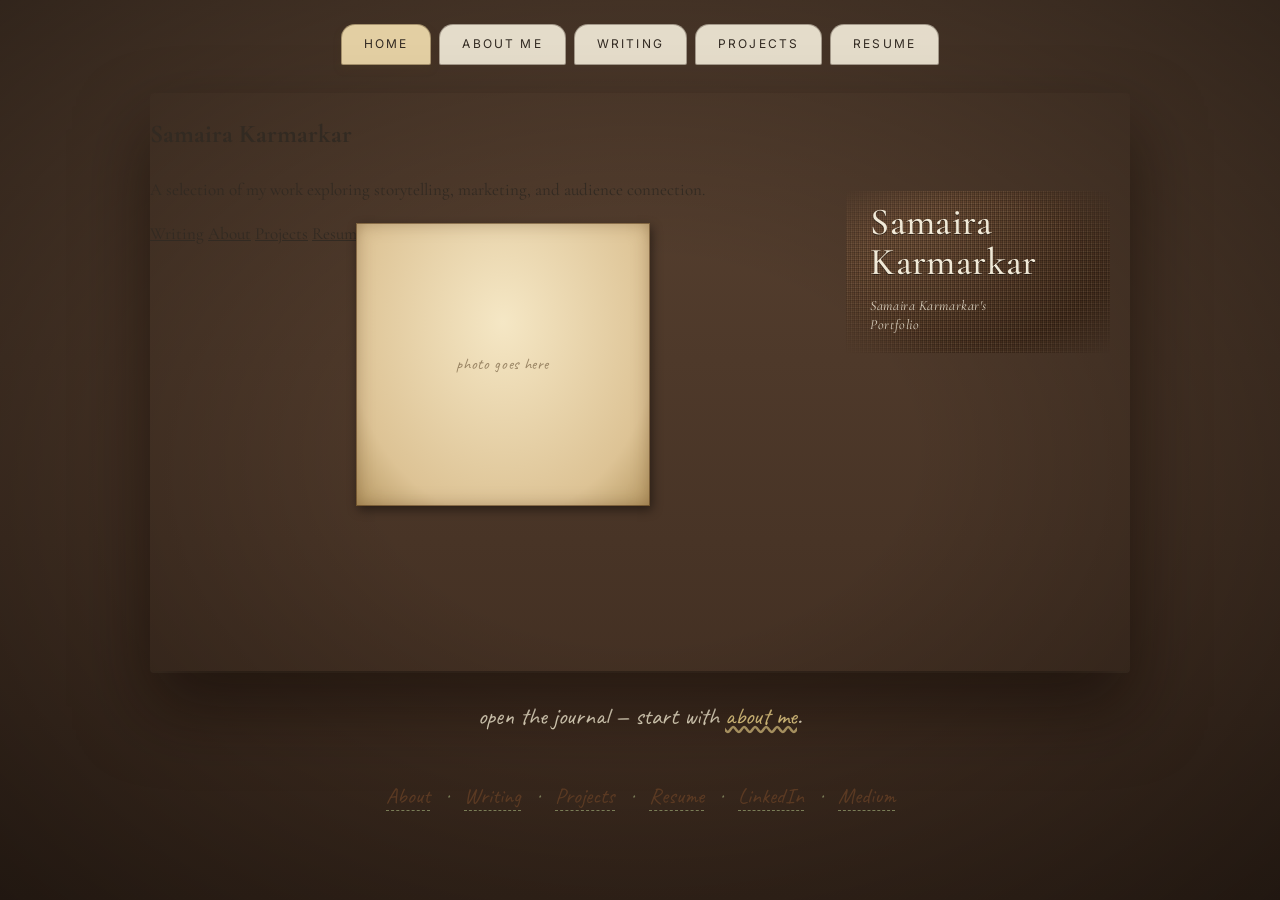
<file: index.html>
<!DOCTYPE html>
<html>
<html lang="en">
<head>
  <title>Samaira Karmarkar</title>
  <meta charset="UTF-8">
  <meta name="viewport" content="width=device-width, initial-scale=1">
  <title>Samaira Karmarkar — Journal</title>
  <meta name="description" content="Samaira Karmarkar's portfolio — a vintage journal of marketing, writing, and creative work.">
  <link rel="stylesheet" href="style.css">
  <link rel="preconnect" href="https://fonts.googleapis.com">
  <link rel="preconnect" href="https://fonts.gstatic.com" crossorigin>
  <link href="https://fonts.googleapis.com/css2?family=Caveat:wght@400;600&family=Cormorant+Garamond:ital,wght@0,400;0,600;1,400&family=Cinzel:wght@400;500;600&family=Homemade+Apple&family=Inter:wght@400;500;600&family=Playfair+Display:ital,wght@0,400;0,700;0,800;1,700&display=swap" rel="stylesheet">
</head>
<body class="home-body">
 
<body>
<nav class="nav nav--on-cover">
  <a href="index.html" class="active">home</a>
  <a href="about.html">about me</a>
  <a href="writing.html">writing</a>
  <a href="projects.html">projects</a>
  <a href="resume.html">resume</a>
</nav>
 
<div class="hero">
<section class="cover-photo" aria-label="Samaira Karmarkar — journal cover">
  <!-- Mask: a blank cream rectangle covering the portrait so a real photo can be added later -->
  <div class="cover-photo__mask" aria-hidden="true">
    <span class="cover-photo__mask-hint">photo goes here</span>
  </div>
 
  <div class="hero-text">
    <h1>Samaira Karmarkar</h1>
  <!-- Brown linen patch hiding the original 'Adirael G'odoard' text -->
  <div class="cover-photo__text-cover" aria-hidden="true"></div>
 
    <p>
      A selection of my work exploring storytelling, marketing, and audience connection.
    </p>
 
    <div class="nav-buttons">
      <a href="writing.html">Writing</a>
      <a href="about.html">About</a>
      <a href="projects.html">Projects</a>
      <a href="resume.html">Resume</a>
    </div>
  <!-- Title overlay -->
  <div class="cover-photo__title">
    <h1>Samaira<br>Karmarkar</h1>
    <p>Samaira Karmarkar's<br>Portfolio</p>
  </div>
</section>
 
</div>
<p class="cover-open-cta">
  open the journal — start with <a href="about.html">about me</a>.
</p>
 
<footer class="footer">
  <a href="about.html">About</a> ·
  <a href="writing.html">Writing</a> ·
  <a href="projects.html">Projects</a> ·
  <a href="resume.html">Resume</a> ·
  <a href="https://www.linkedin.com/in/samairakarmarkar/" target="_blank" rel="noopener">LinkedIn</a> ·
  <a href="https://medium.com/@samairakarmarkar777" target="_blank" rel="noopener">Medium</a>
</footer>
 
</body>
</html>
</file>
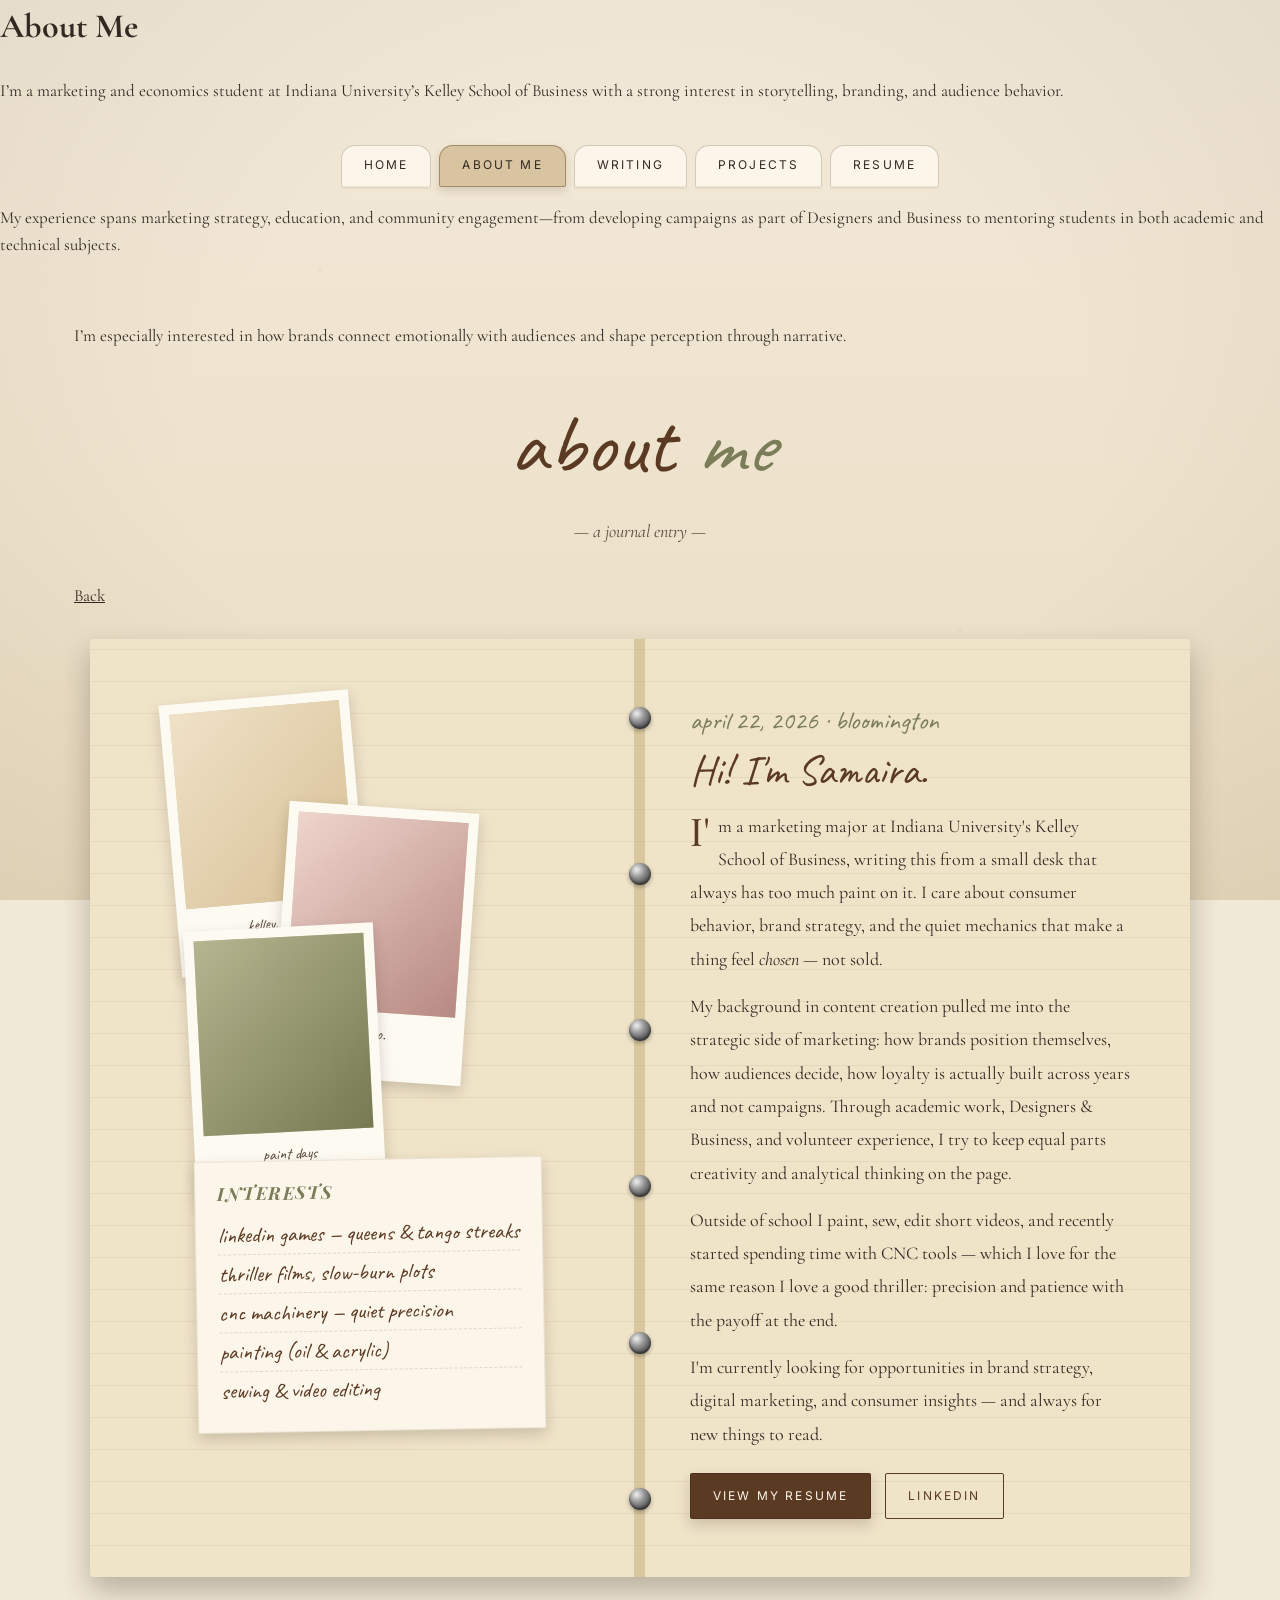
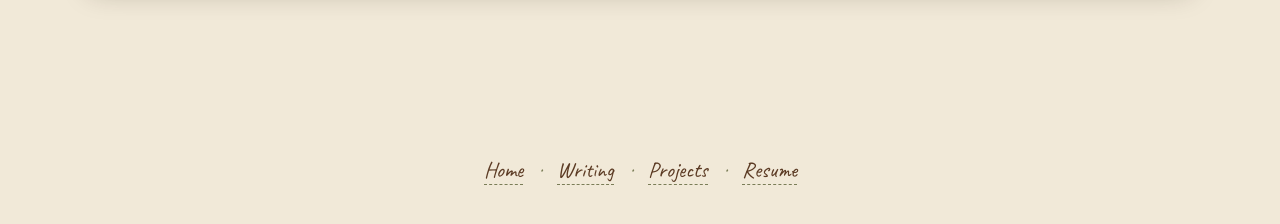
<file: about.html>
<h1>About Me</h1>
<!DOCTYPE html>
<html lang="en">
<head>
  <meta charset="UTF-8">
  <meta name="viewport" content="width=device-width, initial-scale=1">
  <title>About — Samaira Karmarkar</title>
  <link rel="stylesheet" href="style.css">
  <link rel="preconnect" href="https://fonts.googleapis.com">
  <link rel="preconnect" href="https://fonts.gstatic.com" crossorigin>
  <link href="https://fonts.googleapis.com/css2?family=Caveat:wght@400;600&family=Cormorant+Garamond:ital,wght@0,400;0,600;1,400&family=Homemade+Apple&family=Inter:wght@400;500;600&family=Playfair+Display:ital,wght@0,400;0,700;0,800;1,700&display=swap" rel="stylesheet">
</head>
<body>
 
<p>
I’m a marketing and economics student at Indiana University’s Kelley School of Business with a strong interest in storytelling, branding, and audience behavior.
</p>
<nav class="nav">
  <a href="index.html">home</a>
  <a href="about.html" class="active">about me</a>
  <a href="writing.html">writing</a>
  <a href="projects.html">projects</a>
  <a href="resume.html">resume</a>
</nav>
 
<p>
My experience spans marketing strategy, education, and community engagement—from developing campaigns as part of Designers and Business to mentoring students in both academic and technical subjects.
</p>
<main class="page" style="max-width:1180px;">
 
<p>
I’m especially interested in how brands connect emotionally with audiences and shape perception through narrative.
</p>
  <h1 class="page-title">about <span class="mark">me</span></h1>
  <p class="page-lead">— a journal entry —</p>
 
<a href="index.html">Back</a>
  <article class="spread">
 
    <div class="rings" aria-hidden="true">
      <span></span><span></span><span></span><span></span><span></span><span></span>
    </div>
 
    <!-- Left page: photo stack -->
    <div class="spread-left">
      <div class="photo-stack">
 
        <div class="polaroid ps-1">
          <div class="frame ph-cream"></div>
          <div class="caption">kelley, '25</div>
        </div>
 
        <div class="polaroid ps-2">
          <div class="frame ph-pink"></div>
          <div class="caption">studio.</div>
        </div>
 
        <div class="polaroid ps-3">
          <div class="frame ph-olive"></div>
          <div class="caption">paint days</div>
        </div>
 
      </div>
 
      <div class="note-card">
        <h3>interests</h3>
        <ul>
          <li>linkedin games — queens &amp; tango streaks</li>
          <li>thriller films, slow-burn plots</li>
          <li>cnc machinery — quiet precision</li>
          <li>painting (oil &amp; acrylic)</li>
          <li>sewing &amp; video editing</li>
        </ul>
      </div>
    </div>
 
    <!-- Right page: journal entry -->
    <div class="spread-right">
      <div class="entry">
        <div class="entry-date">april 22, 2026 · bloomington</div>
        <h2 class="entry-title">Hi! I'm Samaira.</h2>
 
        <p>
          I'm a marketing major at Indiana University's Kelley School of Business,
          writing this from a small desk that always has too much paint on it.
          I care about consumer behavior, brand strategy, and the quiet mechanics
          that make a thing feel <em>chosen</em> — not sold.
        </p>
 
        <p>
          My background in content creation pulled me into the strategic side of
          marketing: how brands position themselves, how audiences decide, how
          loyalty is actually built across years and not campaigns. Through
          academic work, Designers &amp; Business, and volunteer experience, I try
          to keep equal parts creativity and analytical thinking on the page.
        </p>
 
        <p>
          Outside of school I paint, sew, edit short videos, and recently started
          spending time with CNC tools — which I love for the same reason I love
          a good thriller: precision and patience with the payoff at the end.
        </p>
 
        <p>
          I'm currently looking for opportunities in brand strategy, digital
          marketing, and consumer insights — and always for new things to read.
        </p>
 
        <div class="about-actions">
          <a class="btn" href="resume.html">view my resume</a>
          <a class="btn ghost" href="https://www.linkedin.com/in/samairakarmarkar/" target="_blank" rel="noopener">linkedin</a>
        </div>
      </div>
    </div>
 
  </article>
 
</main>
 
<footer class="footer">
  <a href="index.html">Home</a> ·
  <a href="writing.html">Writing</a> ·
  <a href="projects.html">Projects</a> ·
  <a href="resume.html">Resume</a>
</footer>
 
</body>
</html>
</file>
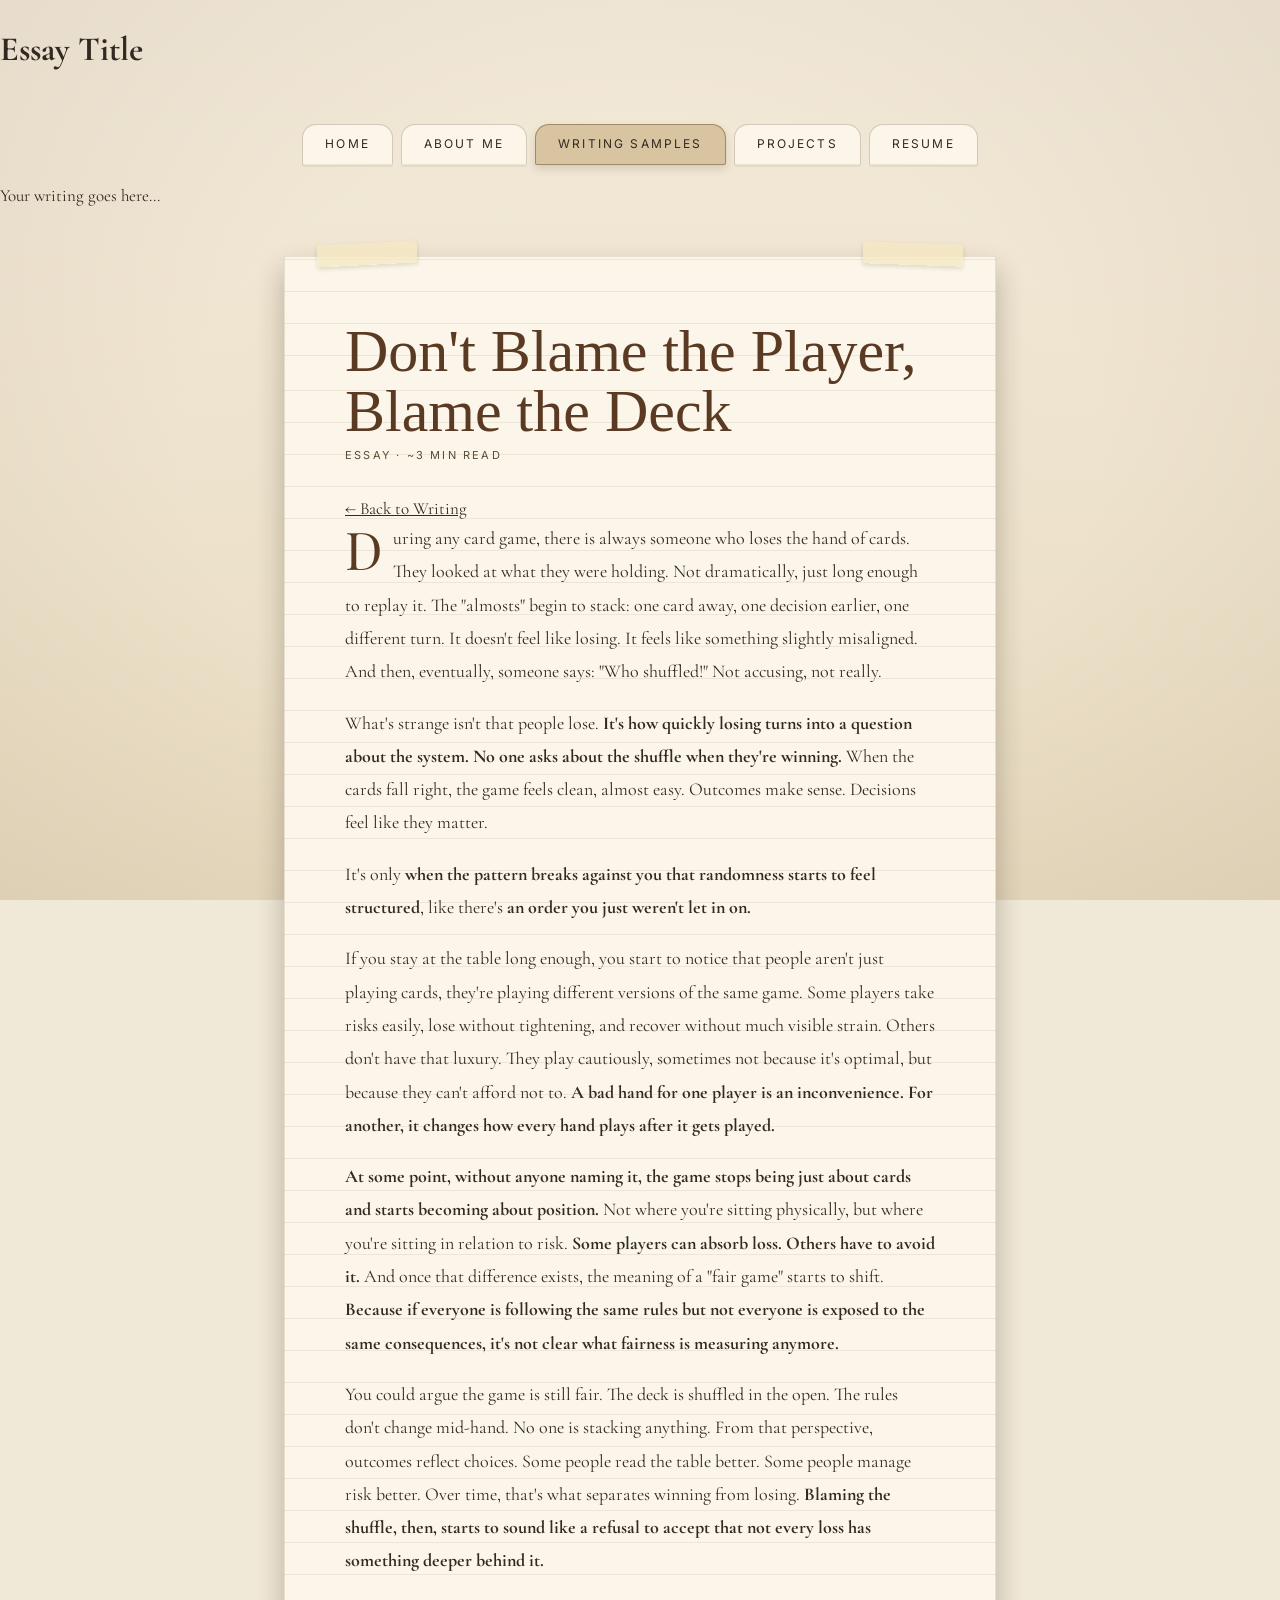
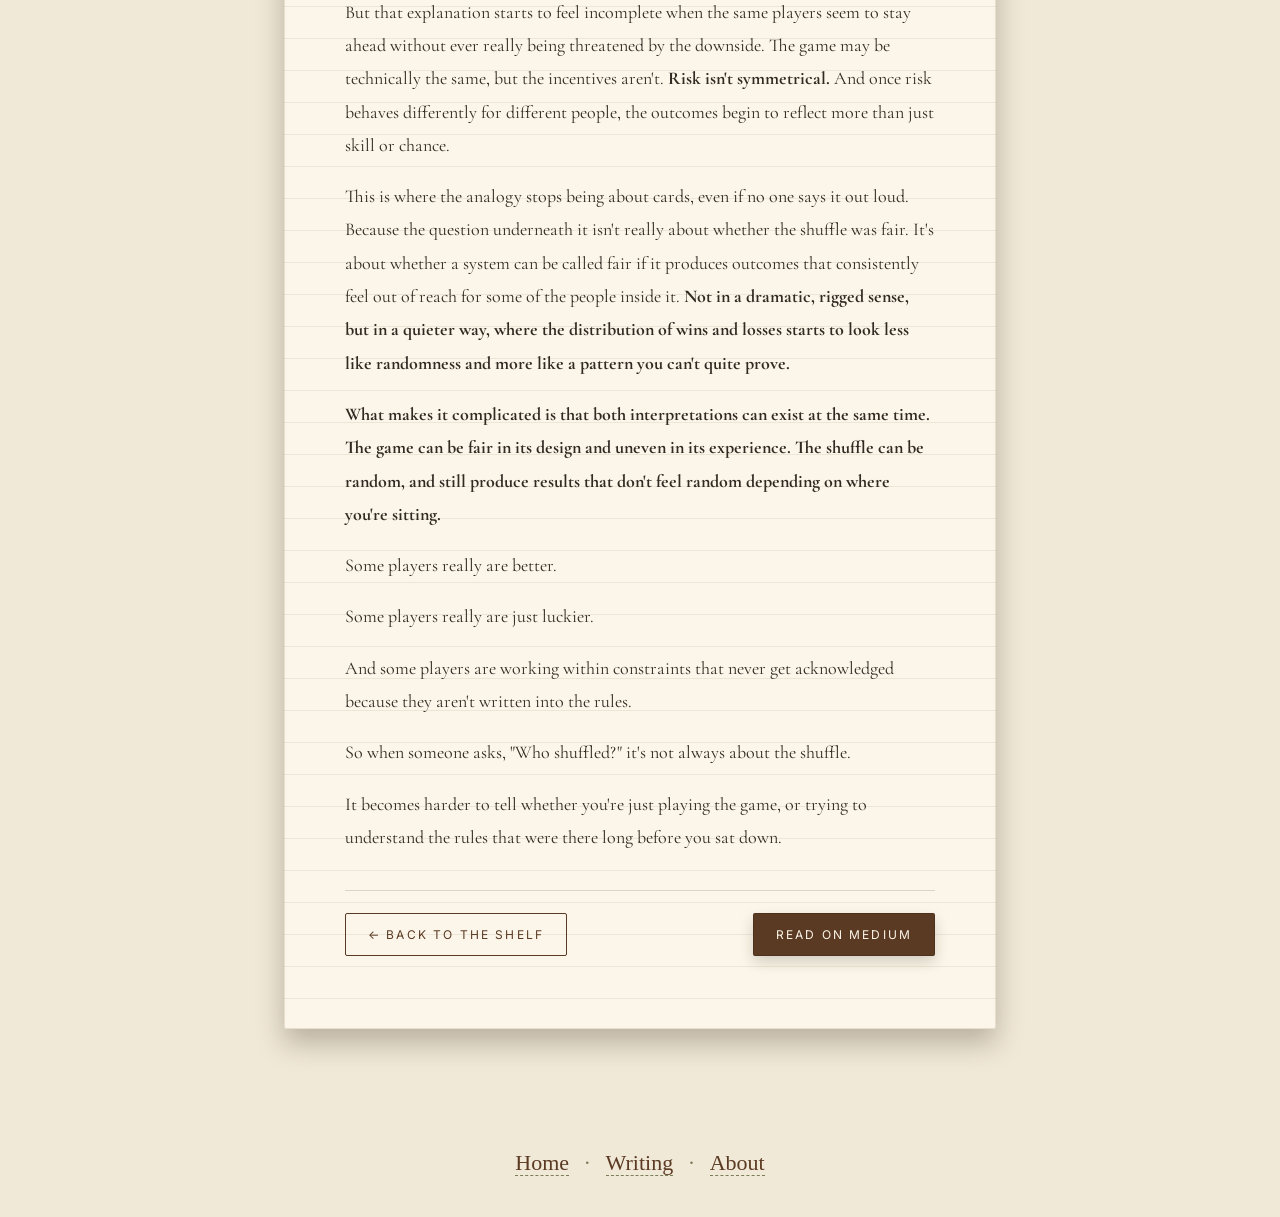
<file: post1.html>
<!DOCTYPE html>
<html>
<html lang="en">
<head>
  <title>Essay 1</title>
  <meta charset="UTF-8">
  <meta name="viewport" content="width=device-width, initial-scale=1">
  <title>Don't Blame the Player, Blame the Deck — Samaira Karmarkar</title>
  <link rel="stylesheet" href="style.css">
  <link rel="preconnect" href="https://fonts.googleapis.com">
  <link rel="preconnect" href="https://fonts.gstatic.com" crossorigin>
  <link href="https://fonts.googleapis.com/css2?family=Cormorant+Garamond:ital,wght@0,400;0,600;1,400&family=Inter:wght@400;500;600&family=Playfair+Display:ital,wght@0,400;0,700;0,800;1,700&display=swap" rel="stylesheet">
</head>
 
<body>
 
<h1>Essay Title</h1>
<nav class="nav">
  <a href="index.html">home</a>
  <a href="about.html">about me</a>
  <a href="writing.html" class="active">writing samples</a>
  <a href="projects.html">projects</a>
  <a href="resume.html">resume</a>
</nav>
 
<p>
Your writing goes here...
</p>
<article class="post">
  <div class="post-paper">
    <h1>Don't Blame the Player, Blame the Deck</h1>
    <div class="post-meta">Essay · ~3 min read</div>
 
<a href="writing.html">← Back to Writing</a>
    <p>During any card game, there is always someone who loses the hand of cards. They looked at what they were holding. Not dramatically, just long enough to replay it. The "almosts" begin to stack: one card away, one decision earlier, one different turn. It doesn't feel like losing. It feels like something slightly misaligned. And then, eventually, someone says: "Who shuffled!" Not accusing, not really.</p>
 
    <p>What's strange isn't that people lose. <strong>It's how quickly losing turns into a question about the system.</strong> <strong>No one asks about the shuffle when they're winning.</strong> When the cards fall right, the game feels clean, almost easy. Outcomes make sense. Decisions feel like they matter.</p>
 
    <p>It's only <strong>when the pattern breaks against you that randomness starts to feel structured</strong>, like there's <strong>an order you just weren't let in on.</strong></p>
 
    <p>If you stay at the table long enough, you start to notice that people aren't just playing cards, they're playing different versions of the same game. Some players take risks easily, lose without tightening, and recover without much visible strain. Others don't have that luxury. They play cautiously, sometimes not because it's optimal, but because they can't afford not to. <strong>A bad hand for one player is an inconvenience. For another, it changes how every hand plays after it gets played.</strong></p>
 
    <p><strong>At some point, without anyone naming it, the game stops being just about cards and starts becoming about position.</strong> Not where you're sitting physically, but where you're sitting in relation to risk. <strong>Some players can absorb loss. Others have to avoid it.</strong> And once that difference exists, the meaning of a "fair game" starts to shift. <strong>Because if everyone is following the same rules but not everyone is exposed to the same consequences, it's not clear what fairness is measuring anymore.</strong></p>
 
    <p>You could argue the game is still fair. The deck is shuffled in the open. The rules don't change mid-hand. No one is stacking anything. From that perspective, outcomes reflect choices. Some people read the table better. Some people manage risk better. Over time, that's what separates winning from losing. <strong>Blaming the shuffle, then, starts to sound like a refusal to accept that not every loss has something deeper behind it.</strong></p>
 
    <p>But that explanation starts to feel incomplete when the same players seem to stay ahead without ever really being threatened by the downside. The game may be technically the same, but the incentives aren't. <strong>Risk isn't symmetrical.</strong> And once risk behaves differently for different people, the outcomes begin to reflect more than just skill or chance.</p>
 
    <p>This is where the analogy stops being about cards, even if no one says it out loud. Because the question underneath it isn't really about whether the shuffle was fair. It's about whether a system can be called fair if it produces outcomes that consistently feel out of reach for some of the people inside it. <strong>Not in a dramatic, rigged sense, but in a quieter way, where the distribution of wins and losses starts to look less like randomness and more like a pattern you can't quite prove.</strong></p>
 
    <p><strong>What makes it complicated is that both interpretations can exist at the same time. The game can be fair in its design and uneven in its experience. The shuffle can be random, and still produce results that don't feel random depending on where you're sitting.</strong></p>
 
    <p>Some players really are better.</p>
    <p>Some players really are just luckier.</p>
    <p>And some players are working within constraints that never get acknowledged because they aren't written into the rules.</p>
 
    <p>So when someone asks, "Who shuffled?" it's not always about the shuffle.</p>
 
    <p>It becomes harder to tell whether you're just playing the game, or trying to understand the rules that were there long before you sat down.</p>
 
    <div class="post-footer">
      <a class="btn ghost" href="writing.html">← back to the shelf</a>
      <a class="btn" href="https://medium.com/@samairakarmarkar777/dont-blame-the-player-blame-the-deck-3567ca8ad4e7" target="_blank" rel="noopener">read on medium</a>
    </div>
  </div>
</article>
 
<footer class="footer">
  <a href="index.html">Home</a> ·
  <a href="writing.html">Writing</a> ·
  <a href="about.html">About</a>
</footer>
 
</body>
</html>
</file>
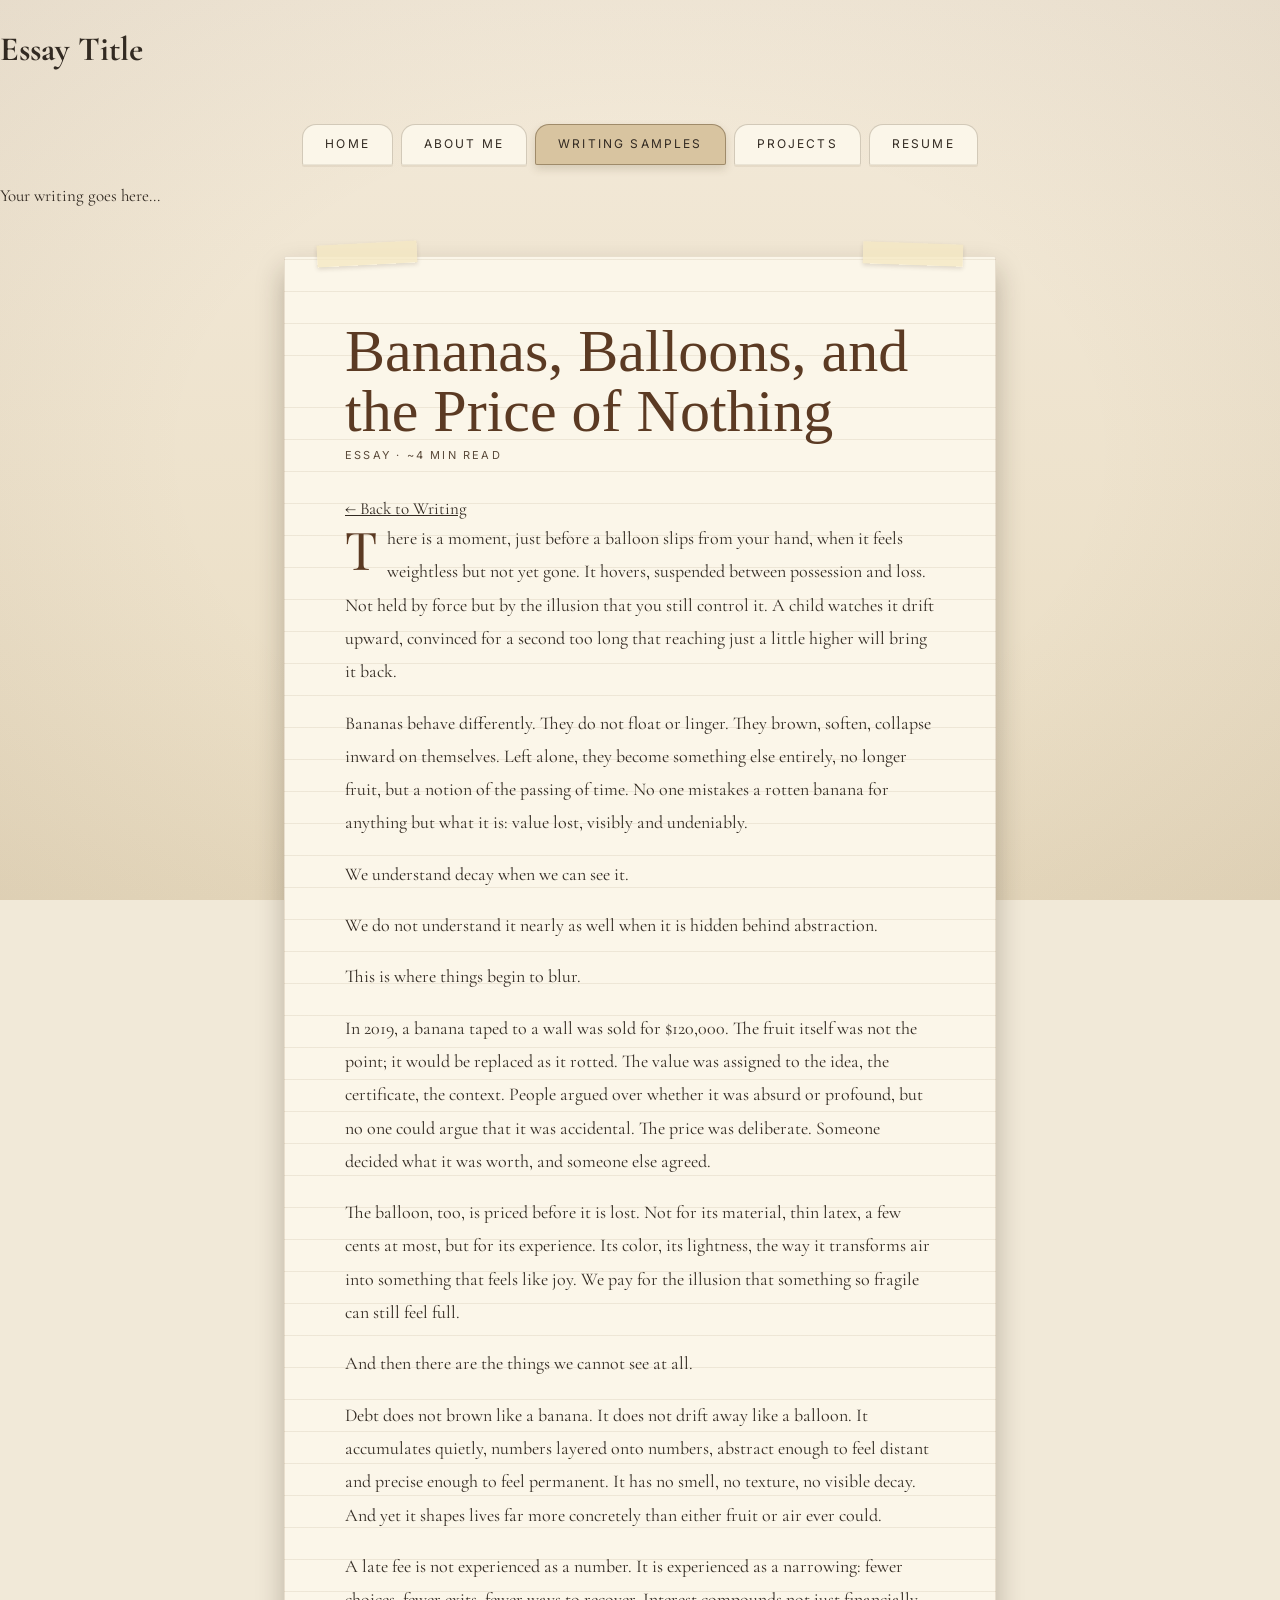
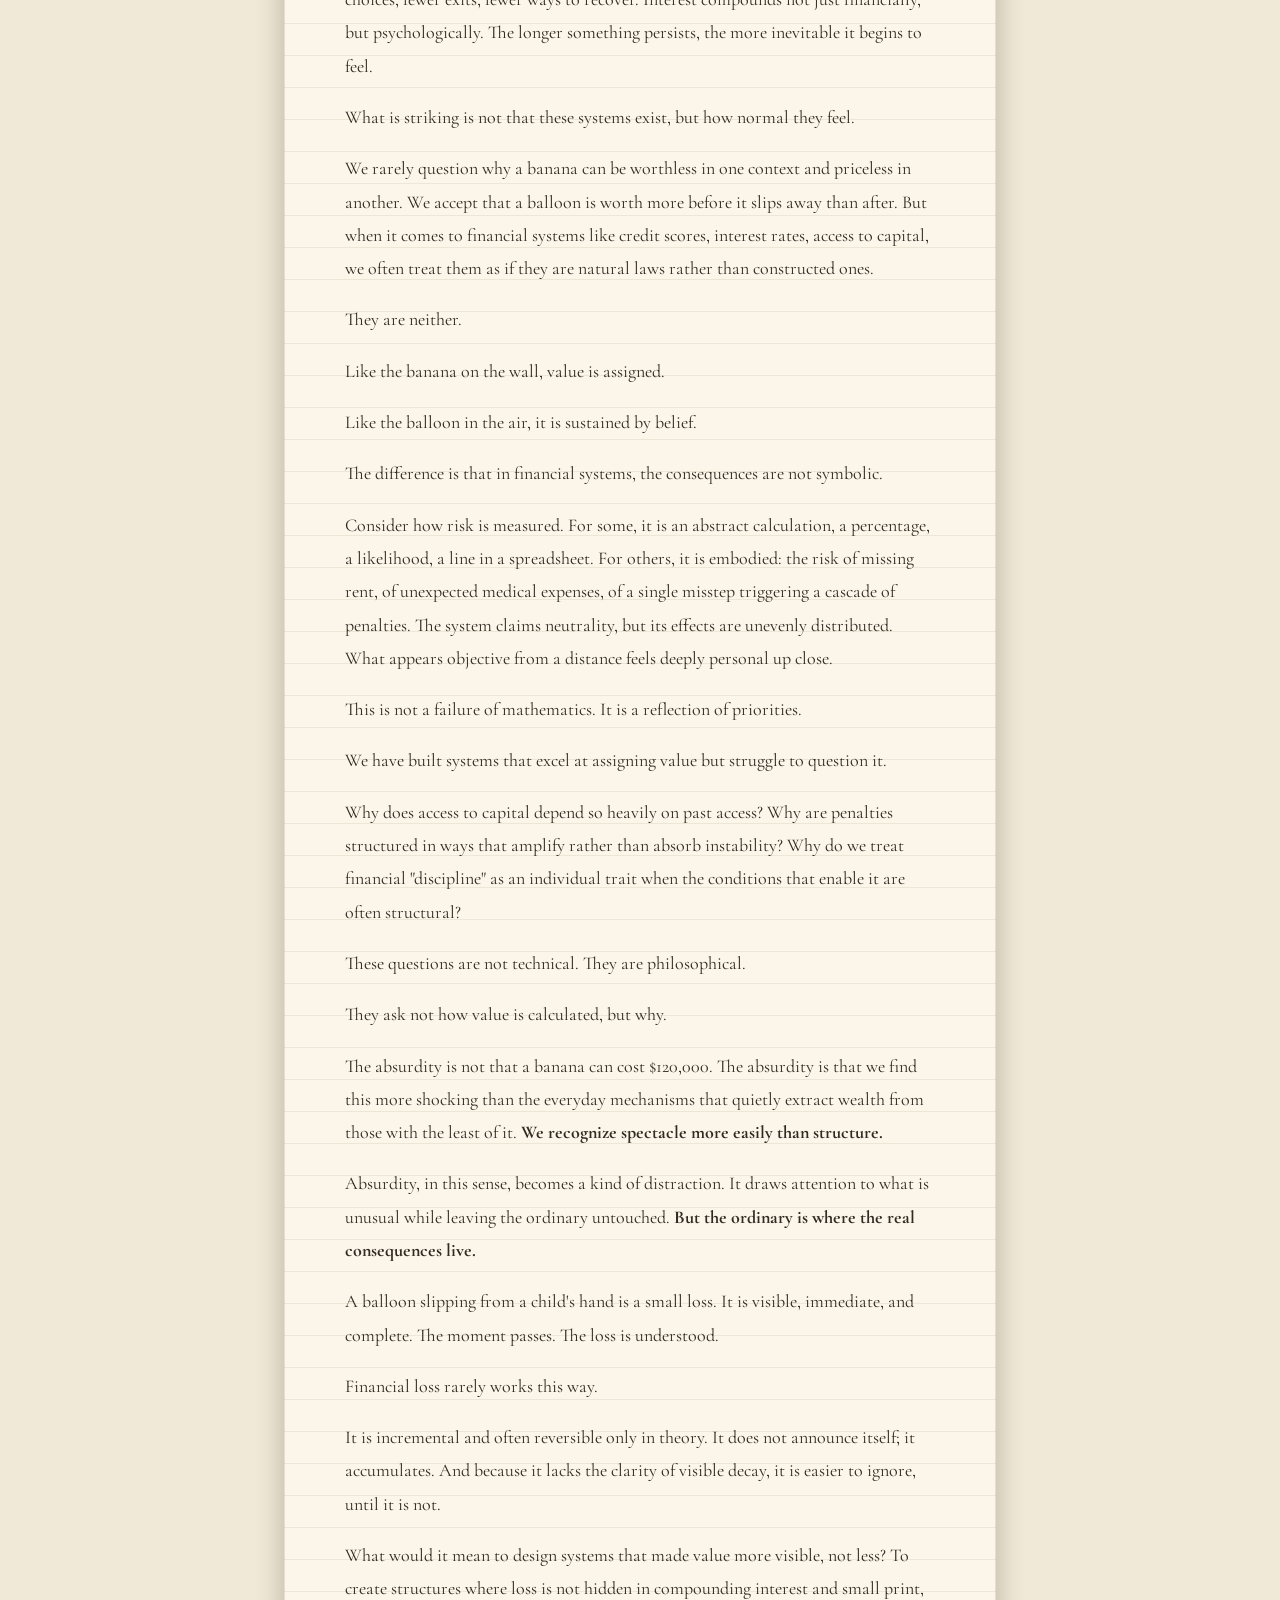
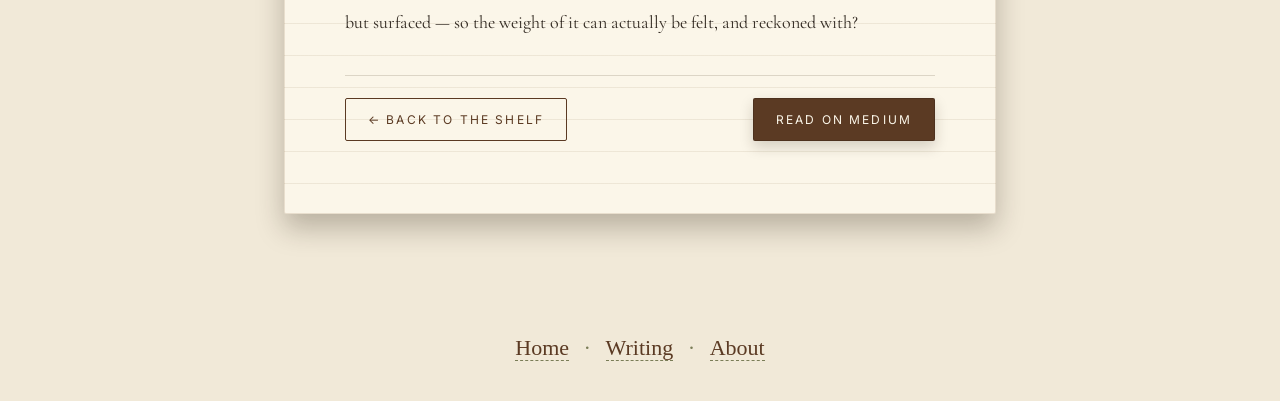
<file: post2.html>
<!DOCTYPE html>
<html>
<html lang="en">
<head>
  <title>Essay 1</title>
  <meta charset="UTF-8">
  <meta name="viewport" content="width=device-width, initial-scale=1">
  <title>Bananas, Balloons, and the Price of Nothing — Samaira Karmarkar</title>
  <link rel="stylesheet" href="style.css">
  <link rel="preconnect" href="https://fonts.googleapis.com">
  <link rel="preconnect" href="https://fonts.gstatic.com" crossorigin>
  <link href="https://fonts.googleapis.com/css2?family=Cormorant+Garamond:ital,wght@0,400;0,600;1,400&family=Inter:wght@400;500;600&family=Playfair+Display:ital,wght@0,400;0,700;0,800;1,700&display=swap" rel="stylesheet">
</head>
 
<body>
 
<h1>Essay Title</h1>
<nav class="nav">
  <a href="index.html">home</a>
  <a href="about.html">about me</a>
  <a href="writing.html" class="active">writing samples</a>
  <a href="projects.html">projects</a>
  <a href="resume.html">resume</a>
</nav>
 
<p>
Your writing goes here...
</p>
<article class="post">
  <div class="post-paper">
    <h1>Bananas, Balloons, and the Price of Nothing</h1>
    <div class="post-meta">Essay · ~4 min read</div>
 
<a href="writing.html">← Back to Writing</a>
    <p>There is a moment, just before a balloon slips from your hand, when it feels weightless but not yet gone. It hovers, suspended between possession and loss. Not held by force but by the illusion that you still control it. A child watches it drift upward, convinced for a second too long that reaching just a little higher will bring it back.</p>
 
    <p>Bananas behave differently. They do not float or linger. They brown, soften, collapse inward on themselves. Left alone, they become something else entirely, no longer fruit, but a notion of the passing of time. No one mistakes a rotten banana for anything but what it is: value lost, visibly and undeniably.</p>
 
    <p>We understand decay when we can see it.</p>
    <p>We do not understand it nearly as well when it is hidden behind abstraction.</p>
 
    <p>This is where things begin to blur.</p>
 
    <p>In 2019, a banana taped to a wall was sold for $120,000. The fruit itself was not the point; it would be replaced as it rotted. The value was assigned to the idea, the certificate, the context. People argued over whether it was absurd or profound, but no one could argue that it was accidental. The price was deliberate. Someone decided what it was worth, and someone else agreed.</p>
 
    <p>The balloon, too, is priced before it is lost. Not for its material, thin latex, a few cents at most, but for its experience. Its color, its lightness, the way it transforms air into something that feels like joy. We pay for the illusion that something so fragile can still feel full.</p>
 
    <p>And then there are the things we cannot see at all.</p>
 
    <p>Debt does not brown like a banana. It does not drift away like a balloon. It accumulates quietly, numbers layered onto numbers, abstract enough to feel distant and precise enough to feel permanent. It has no smell, no texture, no visible decay. And yet it shapes lives far more concretely than either fruit or air ever could.</p>
 
    <p>A late fee is not experienced as a number. It is experienced as a narrowing: fewer choices, fewer exits, fewer ways to recover. Interest compounds not just financially, but psychologically. The longer something persists, the more inevitable it begins to feel.</p>
 
    <p>What is striking is not that these systems exist, but how normal they feel.</p>
 
    <p>We rarely question why a banana can be worthless in one context and priceless in another. We accept that a balloon is worth more before it slips away than after. But when it comes to financial systems like credit scores, interest rates, access to capital, we often treat them as if they are natural laws rather than constructed ones.</p>
 
    <p>They are neither.</p>
 
    <p>Like the banana on the wall, value is assigned.</p>
    <p>Like the balloon in the air, it is sustained by belief.</p>
 
    <p>The difference is that in financial systems, the consequences are not symbolic.</p>
 
    <p>Consider how risk is measured. For some, it is an abstract calculation, a percentage, a likelihood, a line in a spreadsheet. For others, it is embodied: the risk of missing rent, of unexpected medical expenses, of a single misstep triggering a cascade of penalties. The system claims neutrality, but its effects are unevenly distributed. What appears objective from a distance feels deeply personal up close.</p>
 
    <p>This is not a failure of mathematics. It is a reflection of priorities.</p>
 
    <p>We have built systems that excel at assigning value but struggle to question it.</p>
 
    <p>Why does access to capital depend so heavily on past access? Why are penalties structured in ways that amplify rather than absorb instability? Why do we treat financial "discipline" as an individual trait when the conditions that enable it are often structural?</p>
 
    <p>These questions are not technical. They are philosophical.</p>
 
    <p>They ask not how value is calculated, but why.</p>
 
    <p>The absurdity is not that a banana can cost $120,000. The absurdity is that we find this more shocking than the everyday mechanisms that quietly extract wealth from those with the least of it. <strong>We recognize spectacle more easily than structure.</strong></p>
 
    <p>Absurdity, in this sense, becomes a kind of distraction. It draws attention to what is unusual while leaving the ordinary untouched. <strong>But the ordinary is where the real consequences live.</strong></p>
 
    <p>A balloon slipping from a child's hand is a small loss. It is visible, immediate, and complete. The moment passes. The loss is understood.</p>
 
    <p>Financial loss rarely works this way.</p>
 
    <p>It is incremental and often reversible only in theory. It does not announce itself; it accumulates. And because it lacks the clarity of visible decay, it is easier to ignore, until it is not.</p>
 
    <p>What would it mean to design systems that made value more visible, not less? To create structures where loss is not hidden in compounding interest and small print, but surfaced — so the weight of it can actually be felt, and reckoned with?</p>
 
    <div class="post-footer">
      <a class="btn ghost" href="writing.html">← back to the shelf</a>
      <a class="btn" href="https://medium.com/@samairakarmarkar777/bananas-balloons-and-the-price-of-nothing-d87b96c9c061" target="_blank" rel="noopener">read on medium</a>
    </div>
  </div>
</article>
 
<footer class="footer">
  <a href="index.html">Home</a> ·
  <a href="writing.html">Writing</a> ·
  <a href="about.html">About</a>
</footer>
 
</body>
</html>
</file>
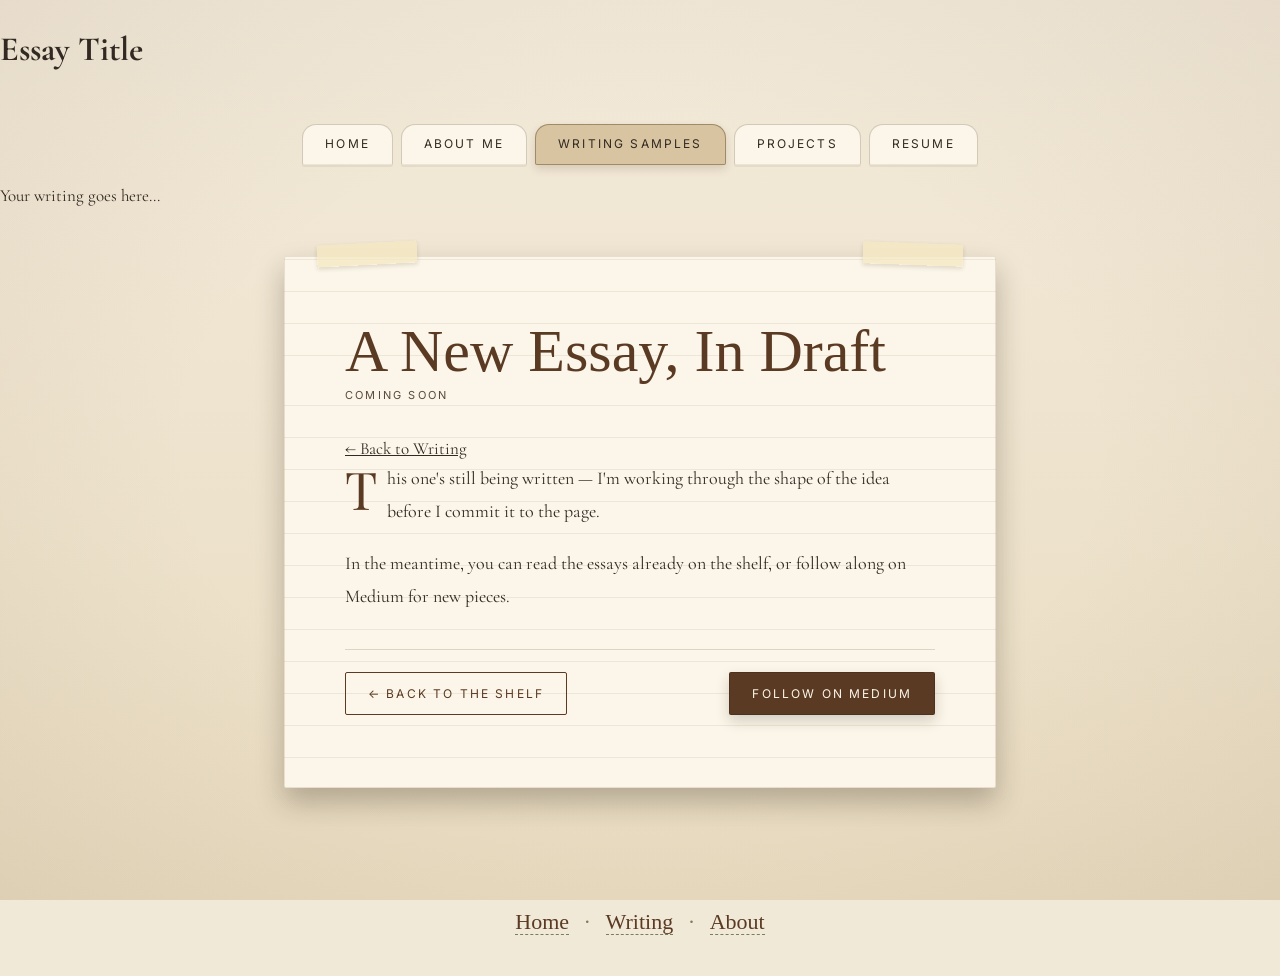
<file: post3.html>
<!DOCTYPE html>
<html>
<html lang="en">
<head>
  <title>Essay 1</title>
  <meta charset="UTF-8">
  <meta name="viewport" content="width=device-width, initial-scale=1">
  <title>Coming Soon — Samaira Karmarkar</title>
  <link rel="stylesheet" href="style.css">
  <link rel="preconnect" href="https://fonts.googleapis.com">
  <link rel="preconnect" href="https://fonts.gstatic.com" crossorigin>
  <link href="https://fonts.googleapis.com/css2?family=Cormorant+Garamond:ital,wght@0,400;0,600;1,400&family=Inter:wght@400;500;600&family=Playfair+Display:ital,wght@0,400;0,700;0,800;1,700&display=swap" rel="stylesheet">
</head>
 
<body>
 
<h1>Essay Title</h1>
<nav class="nav">
  <a href="index.html">home</a>
  <a href="about.html">about me</a>
  <a href="writing.html" class="active">writing samples</a>
  <a href="projects.html">projects</a>
  <a href="resume.html">resume</a>
</nav>
 
<p>
Your writing goes here...
</p>
<article class="post">
  <div class="post-paper">
    <h1>A New Essay, In Draft</h1>
    <div class="post-meta">Coming soon</div>
 
<a href="writing.html">← Back to Writing</a>
    <p>
      This one's still being written — I'm working through the shape of the idea
      before I commit it to the page.
    </p>
    <p>
      In the meantime, you can read the essays already on the shelf, or follow
      along on Medium for new pieces.
    </p>
 
    <div class="post-footer">
      <a class="btn ghost" href="writing.html">← back to the shelf</a>
      <a class="btn" href="https://medium.com/@samairakarmarkar777" target="_blank" rel="noopener">follow on medium</a>
    </div>
  </div>
</article>
 
<footer class="footer">
  <a href="index.html">Home</a> ·
  <a href="writing.html">Writing</a> ·
  <a href="about.html">About</a>
</footer>
 
</body>
</html>
</file>
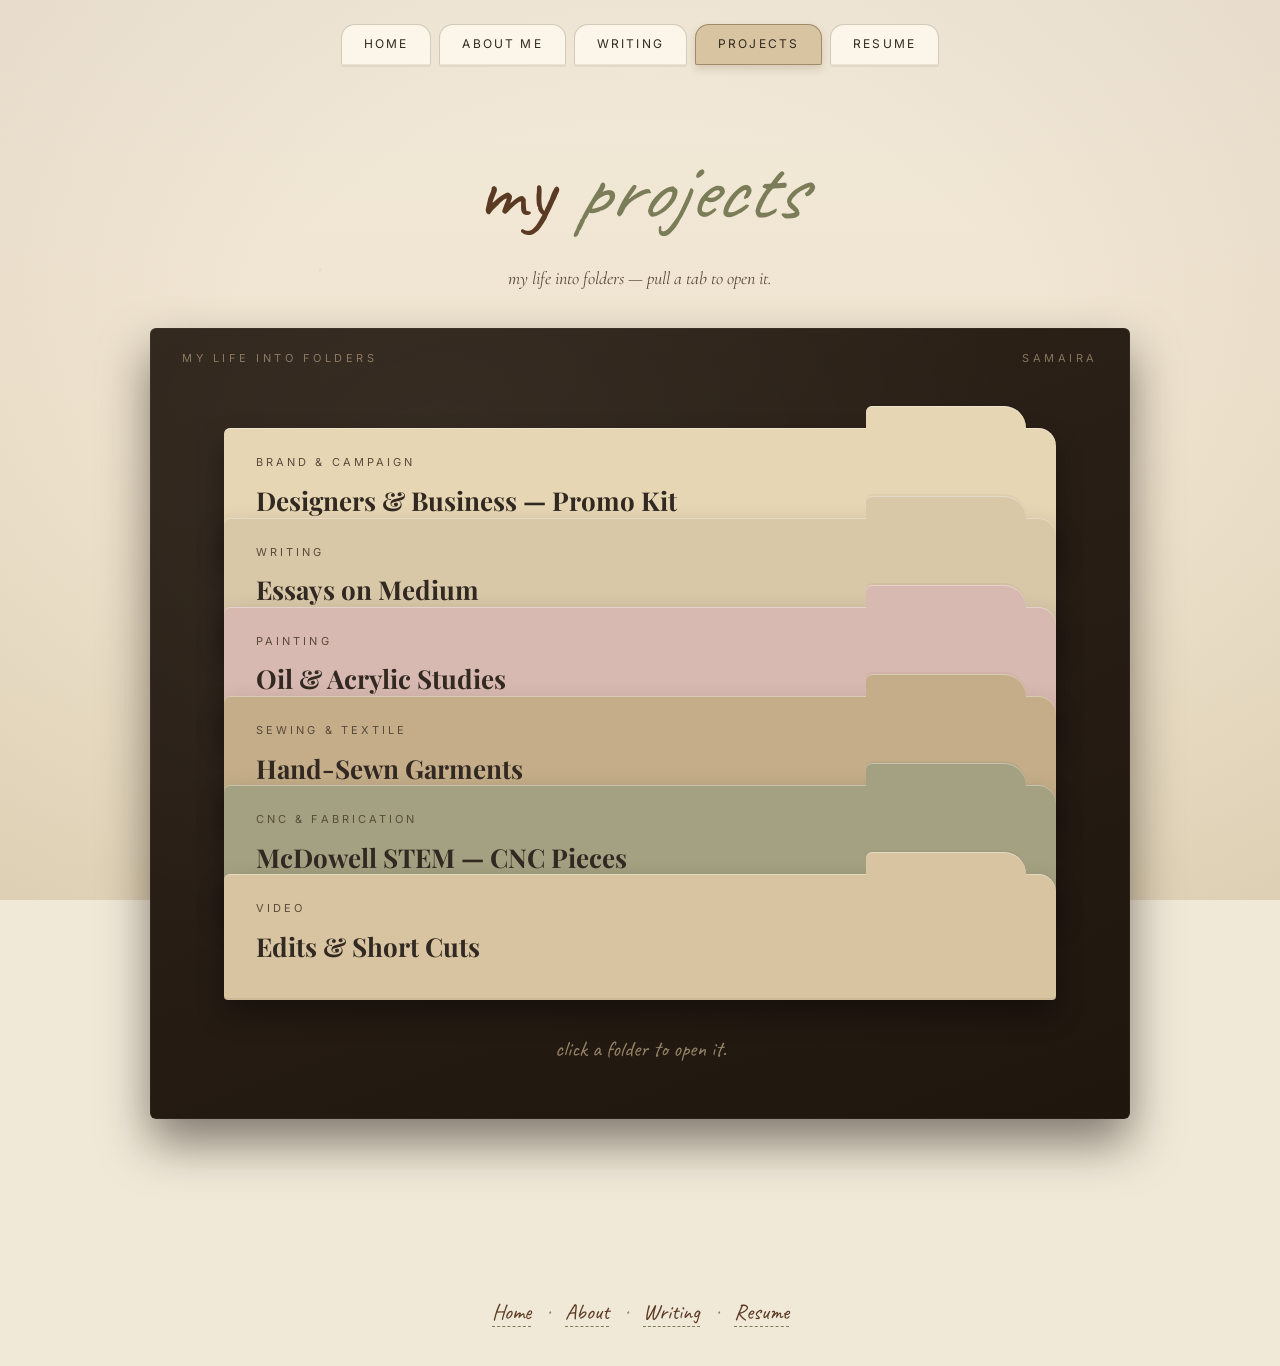
<file: projects.html>
<!DOCTYPE html>
<html lang="en">
<head>
  <meta charset="UTF-8">
  <meta name="viewport" content="width=device-width, initial-scale=1">
  <title>Projects — Samaira Karmarkar</title>
  <link rel="stylesheet" href="style.css">
  <link rel="preconnect" href="https://fonts.googleapis.com">
  <link rel="preconnect" href="https://fonts.gstatic.com" crossorigin>
  <link href="https://fonts.googleapis.com/css2?family=Caveat:wght@400;600&family=Cormorant+Garamond:ital,wght@0,400;0,600;1,400&family=Homemade+Apple&family=Inter:wght@400;500;600&family=Playfair+Display:ital,wght@0,400;0,700;0,800;1,700&display=swap" rel="stylesheet">
</head>
<body>

<nav class="nav">
  <a href="index.html">home</a>
  <a href="about.html">about me</a>
  <a href="writing.html">writing</a>
  <a href="projects.html" class="active">projects</a>
  <a href="resume.html">resume</a>
</nav>

<main class="page" style="max-width:1180px;">

  <h1 class="page-title">my <span class="mark">projects</span></h1>
  <p class="page-lead">my life into folders — pull a tab to open it.</p>

  <section class="folders">

    <div class="folder-stack">

      <button type="button" class="folder f-1" data-folder>
        <div class="folder-tab-label">brand &amp; campaign</div>
        <h3>Designers &amp; Business — Promo Kit</h3>
        <div class="folder-body">
          A recurring set of promotional deliverables for a Kelley student org:
          event posters, story templates, recap carousels, and a lightweight
          brand system that keeps the visual identity consistent across semesters.
          Tools: Figma, Canva, light Adobe.
        </div>
      </button>

      <div class="folder f-2" role="button" tabindex="0" data-folder aria-expanded="false">
        <div class="folder-tab-label">writing</div>
        <h3>Essays on Medium</h3>
        <div class="folder-body">
          Short essays on systems, risk, fairness, and the quiet mechanics of
          everyday value — arranged on the writing page as a small bookshelf
          so each piece reads like its own little book.
          <span class="folder-link"><a href="writing.html">→ open the writing page</a></span>
        </div>
      </div>

      <button type="button" class="folder f-3" data-folder>
        <div class="folder-tab-label">painting</div>
        <h3>Oil &amp; Acrylic Studies</h3>
        <div class="folder-body">
          An ongoing personal practice — small canvases, portrait studies, and
          the occasional wall piece. Mostly soft palettes, slow brushwork, and
          an interest in light on ordinary things.
        </div>
      </button>

      <button type="button" class="folder f-4" data-folder>
        <div class="folder-tab-label">sewing &amp; textile</div>
        <h3>Hand-Sewn Garments</h3>
        <div class="folder-body">
          Self-drafted patterns and alterations — tops, skirts, and a handful of
          gifts. I like the part of sewing that feels like problem-solving: fit,
          drape, and the tension of a single stitch.
        </div>
      </button>

      <button type="button" class="folder f-6" data-folder>
        <div class="folder-tab-label">cnc &amp; fabrication</div>
        <h3>McDowell STEM — CNC Pieces</h3>
        <div class="folder-body">
          Small CNC-machined pieces produced during my STEM certificate: toolpath
          planning, material setup, and post-processing. The part I liked most
          was watching a digital model become a physical, touch-tested object.
        </div>
      </button>

      <button type="button" class="folder f-5" data-folder>
        <div class="folder-tab-label">video</div>
        <h3>Edits &amp; Short Cuts</h3>
        <div class="folder-body">
          Short-form video edits — event recaps, family archives, and music cuts.
          Pacing, rhythm, and a quiet respect for the source footage are the
          things I care about most.
        </div>
      </button>

    </div>

    <p class="folder-hint">click a folder to open it.</p>
  </section>

</main>

<footer class="footer">
  <a href="index.html">Home</a> ·
  <a href="about.html">About</a> ·
  <a href="writing.html">Writing</a> ·
  <a href="resume.html">Resume</a>
</footer>

<script>
  // Toggle folder open/closed (in addition to the :hover state)
  document.querySelectorAll('[data-folder]').forEach(el => {
    const toggle = e => {
      if (e.target.tagName === 'A') return;
      el.classList.toggle('is-open');
      if (el.getAttribute('role') === 'button') {
        el.setAttribute('aria-expanded', el.classList.contains('is-open'));
      }
    };
    el.addEventListener('click', toggle);
    el.addEventListener('keydown', e => {
      if (e.key === 'Enter' || e.key === ' ') {
        e.preventDefault();
        toggle(e);
      }
    });
  });
</script>

</body>
</html>
</file>
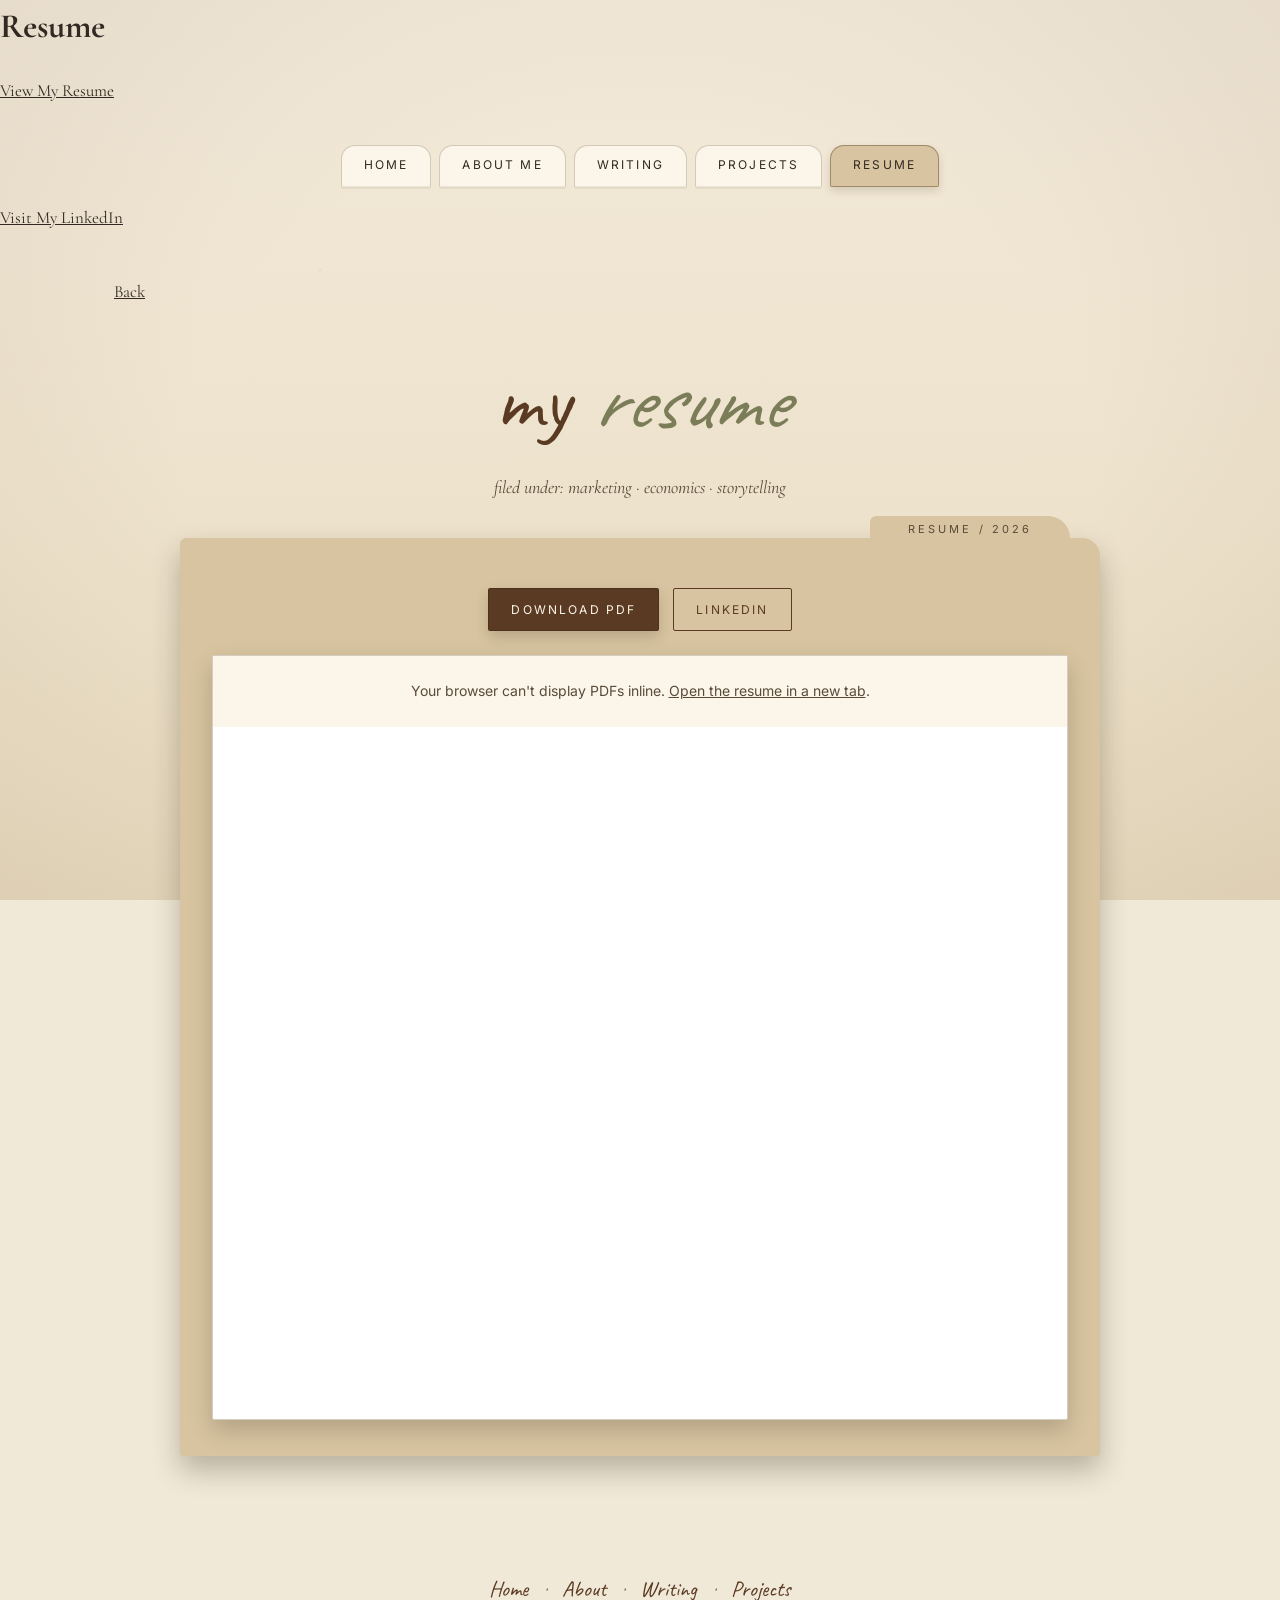
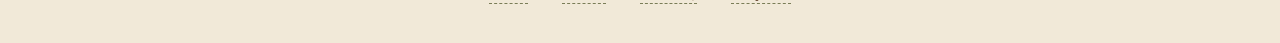
<file: resume.html>
<h1>Resume</h1>
<!DOCTYPE html>
<html lang="en">
<head>
  <meta charset="UTF-8">
  <meta name="viewport" content="width=device-width, initial-scale=1">
  <title>Resume — Samaira Karmarkar</title>
  <link rel="stylesheet" href="style.css">
  <link rel="preconnect" href="https://fonts.googleapis.com">
  <link rel="preconnect" href="https://fonts.gstatic.com" crossorigin>
  <link href="https://fonts.googleapis.com/css2?family=Caveat:wght@400;600&family=Cormorant+Garamond:ital,wght@0,400;0,600;1,400&family=Homemade+Apple&family=Inter:wght@400;500;600&family=Playfair+Display:ital,wght@0,400;0,700;0,800;1,700&display=swap" rel="stylesheet">
</head>
<body>
 
<p>
<a href="Karmarkar_Samaira_Resume.pdf" target="_blank">
View My Resume
</a>
</p>
<nav class="nav">
  <a href="index.html">home</a>
  <a href="about.html">about me</a>
  <a href="writing.html">writing</a>
  <a href="projects.html">projects</a>
  <a href="resume.html" class="active">resume</a>
</nav>
 
<p>
<a href="https://www.linkedin.com/in/samairakarmarkar/" target="_blank">
Visit My LinkedIn
</a>
</p>
<main class="page">
 
<a href="index.html">Back</a>
  <h1 class="page-title">my <span class="mark">resume</span></h1>
  <p class="page-lead">filed under: marketing · economics · storytelling</p>
 
  <div class="resume-wrap">
    <div class="resume-actions">
      <a class="btn" href="Karmarkar_Samaira_Resume.pdf" target="_blank" rel="noopener">download pdf</a>
      <a class="btn ghost" href="https://www.linkedin.com/in/samairakarmarkar/" target="_blank" rel="noopener">linkedin</a>
    </div>
 
    <object class="pdf-frame" data="Karmarkar_Samaira_Resume.pdf#view=FitH&toolbar=0" type="application/pdf">
      <div class="pdf-fallback">
        Your browser can't display PDFs inline.
        <a href="Karmarkar_Samaira_Resume.pdf" target="_blank" rel="noopener">Open the resume in a new tab</a>.
      </div>
    </object>
  </div>
 
</main>
 
<footer class="footer">
  <a href="index.html">Home</a> ·
  <a href="about.html">About</a> ·
  <a href="writing.html">Writing</a> ·
  <a href="projects.html">Projects</a>
</footer>
 
</body>
</html>
</file>
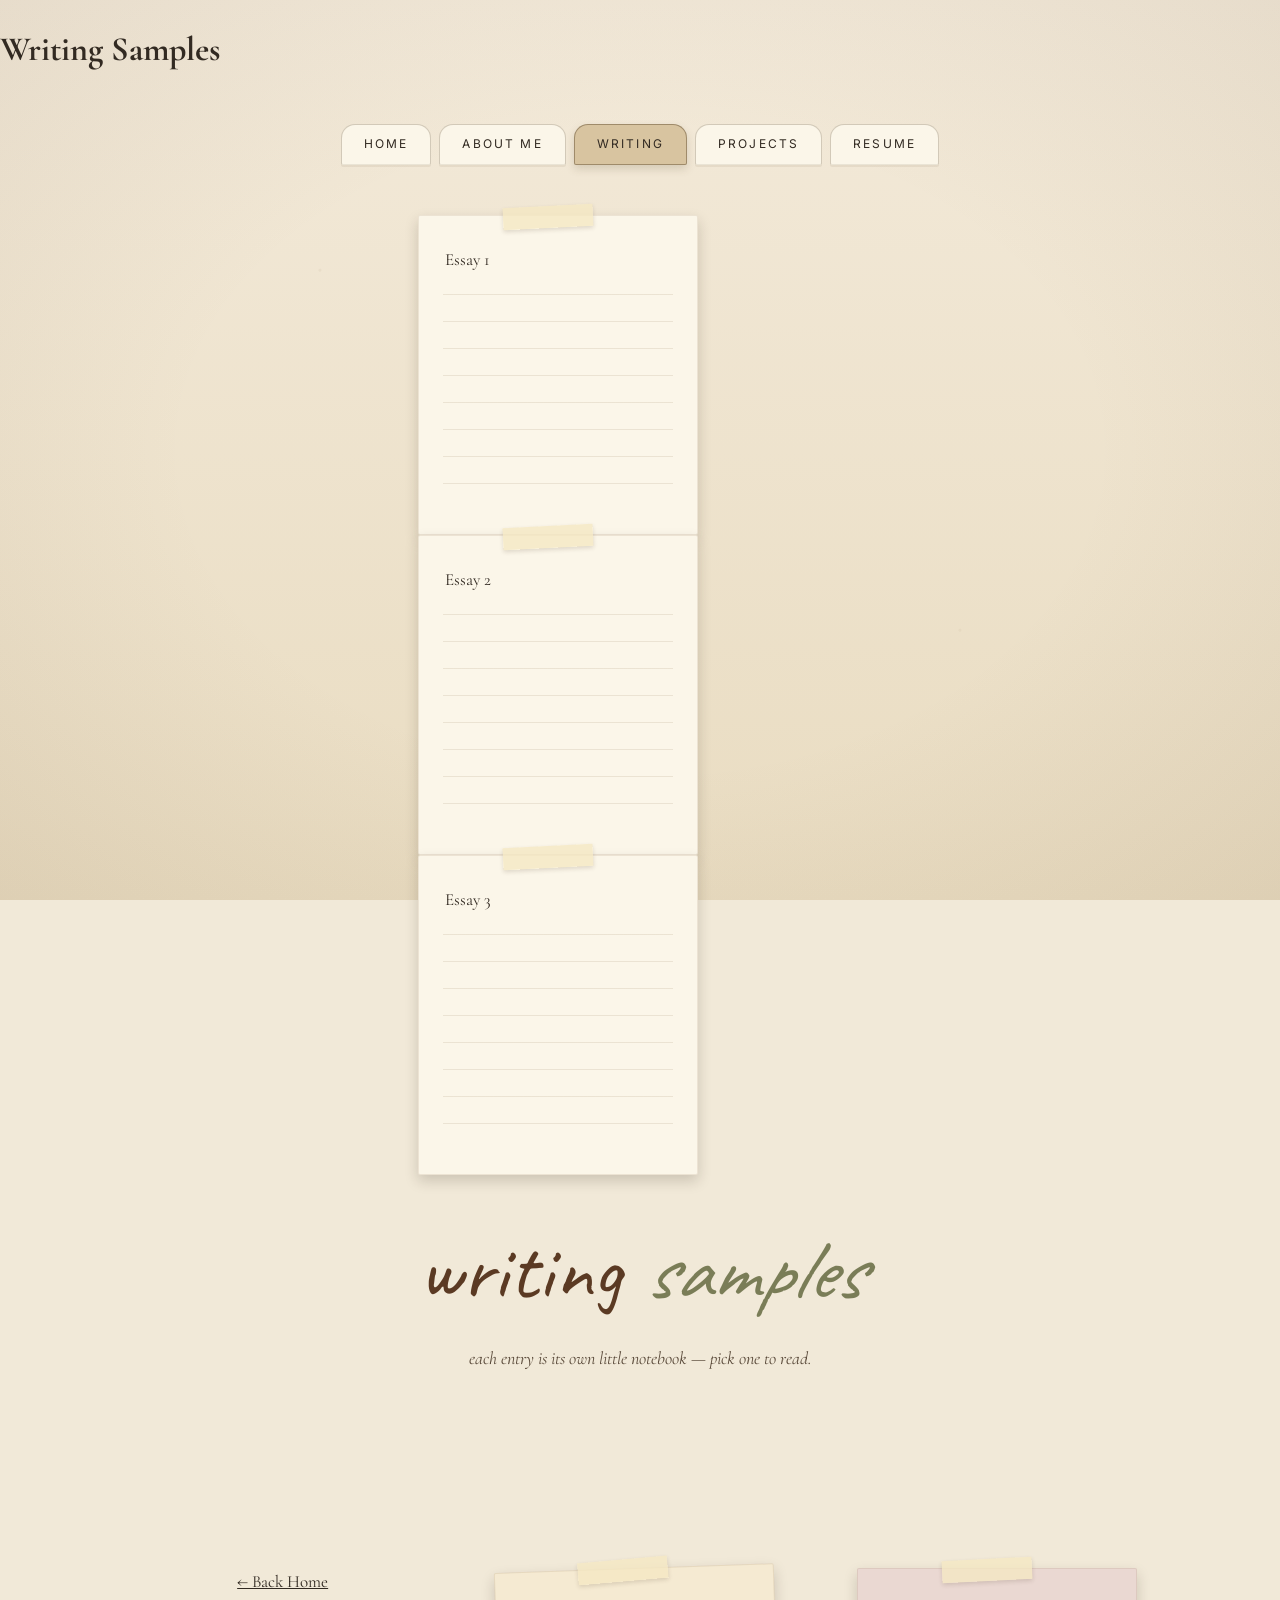
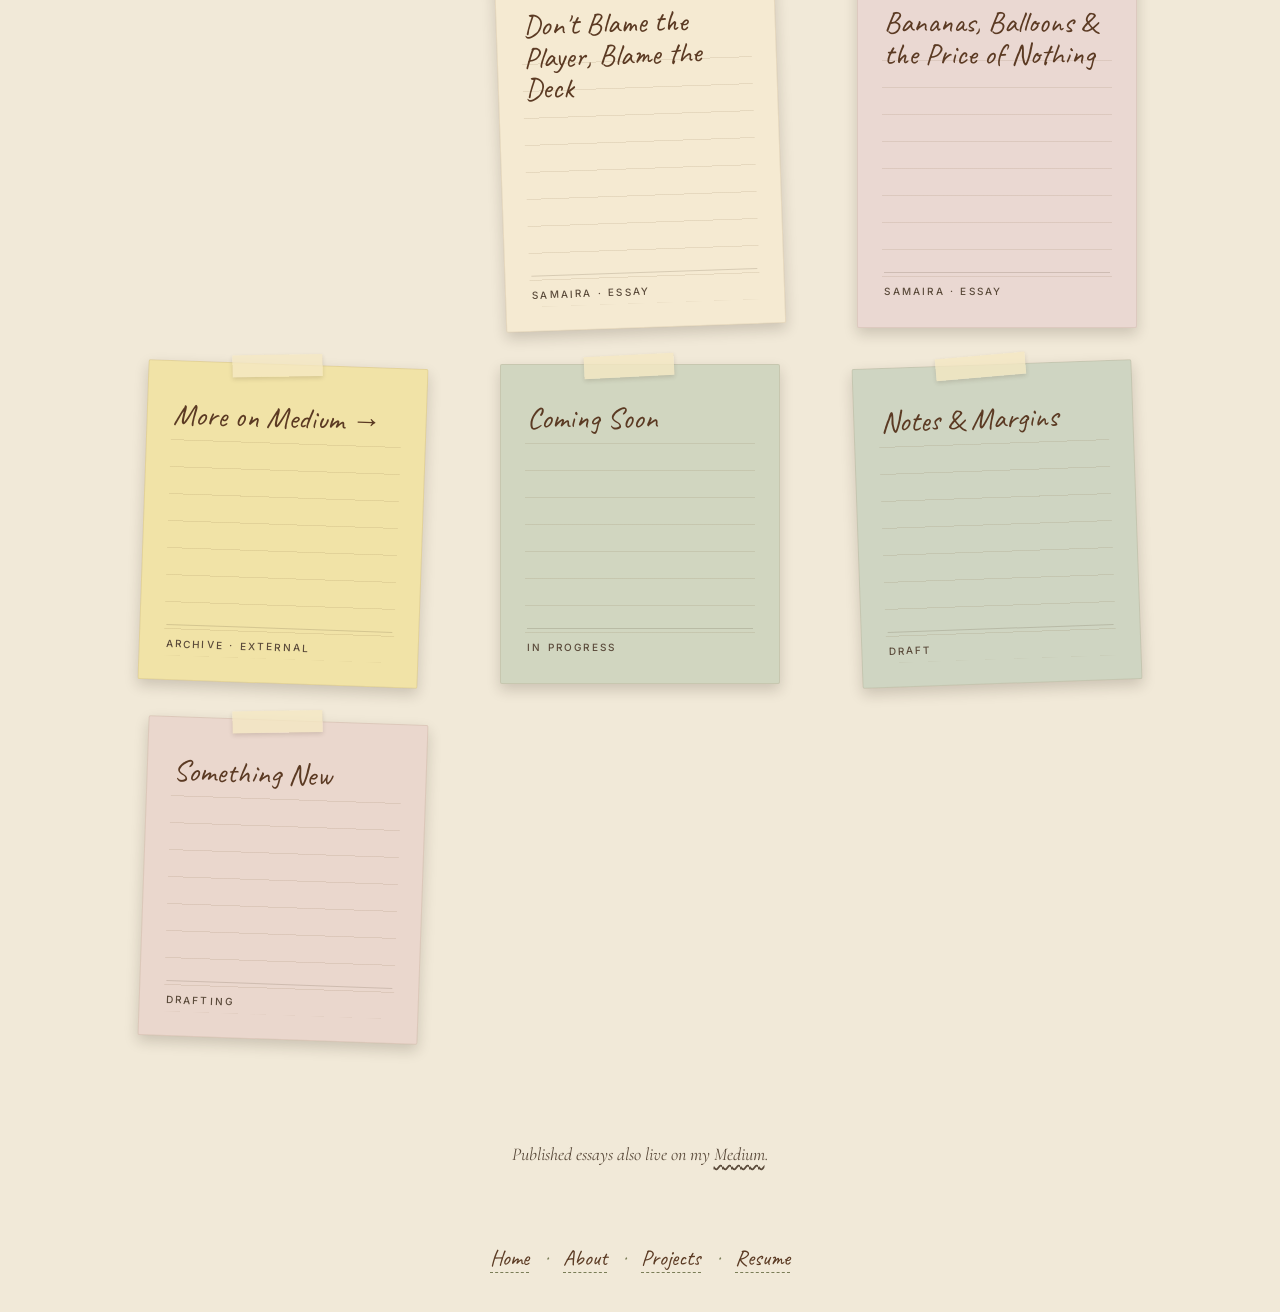
<file: writing.html>
<!DOCTYPE html>
<html>
<html lang="en">
<head>
  <title>Writing</title>
  <meta charset="UTF-8">
  <meta name="viewport" content="width=device-width, initial-scale=1">
  <title>Writing — Samaira Karmarkar</title>
  <link rel="stylesheet" href="style.css">
  <link rel="preconnect" href="https://fonts.googleapis.com">
  <link rel="preconnect" href="https://fonts.gstatic.com" crossorigin>
  <link href="https://fonts.googleapis.com/css2?family=Caveat:wght@400;600&family=Cormorant+Garamond:ital,wght@0,400;0,600;1,400&family=Homemade+Apple&family=Inter:wght@400;500;600&family=Playfair+Display:ital,wght@0,400;0,700;0,800;1,700&display=swap" rel="stylesheet">
</head>
 
<body>
 
<h1>Writing Samples</h1>
<nav class="nav">
  <a href="index.html">home</a>
  <a href="about.html">about me</a>
  <a href="writing.html" class="active">writing</a>
  <a href="projects.html">projects</a>
  <a href="resume.html">resume</a>
</nav>
 
<div class="shelf">
<main class="page">
 
  <a href="post1.html" class="book">Essay 1</a>
  <a href="post2.html" class="book">Essay 2</a>
  <a href="post3.html" class="book">Essay 3</a>
  <h1 class="page-title">writing <span class="mark">samples</span></h1>
  <p class="page-lead">
    each entry is its own little notebook — pick one to read.
  </p>
 
</div>
  <div class="shelf-wrap">
    <div class="shelf">
 
<a href="index.html">← Back Home</a>
      <a href="post1.html" class="book c-1 tilt-l" aria-label="Don't Blame the Player, Blame the Deck">
        <span class="cover-title">Don't Blame the Player, Blame the Deck</span>
        <span class="cover-by">Samaira · essay</span>
      </a>
 
      <a href="post2.html" class="book c-3 tall" aria-label="Bananas, Balloons, and the Price of Nothing">
        <span class="cover-title">Bananas, Balloons &amp; the Price of Nothing</span>
        <span class="cover-by">Samaira · essay</span>
      </a>
 
      <a href="https://medium.com/@samairakarmarkar777" target="_blank" rel="noopener" class="book c-4 short tilt-r" aria-label="More essays on Medium">
        <span class="cover-title">More on Medium →</span>
        <span class="cover-by">archive · external</span>
      </a>
 
      <a href="post3.html" class="book c-6" aria-label="Coming soon essay">
        <span class="cover-title">Coming Soon</span>
        <span class="cover-by">in progress</span>
      </a>
 
      <a href="post3.html" class="book c-7 short tilt-l" aria-label="Coming soon essay">
        <span class="cover-title">Notes &amp; Margins</span>
        <span class="cover-by">draft</span>
      </a>
 
      <a href="post3.html" class="book c-8 tilt-r" aria-label="Coming soon essay">
        <span class="cover-title">Something New</span>
        <span class="cover-by">drafting</span>
      </a>
 
    </div>
  </div>
 
  <p class="page-lead" style="margin-top:30px;">
    Published essays also live on my
    <a href="https://medium.com/@samairakarmarkar777" target="_blank" rel="noopener" style="text-decoration: underline; text-decoration-style: wavy; text-underline-offset: 4px;">Medium</a>.
  </p>
 
</main>
 
<footer class="footer">
  <a href="index.html">Home</a> ·
  <a href="about.html">About</a> ·
  <a href="projects.html">Projects</a> ·
  <a href="resume.html">Resume</a>
</footer>
 
</body>
</html>
</file>
<file: style.css>
/* ============================================================
   Samaira Karmarkar — Journal / Scrapbook portfolio
   Vintage diary aesthetic: paper, leather, tape, clips, polaroids
   ============================================================ */

:root {
  /* Palette — beige / olive / brown / dusty pink / off-white */
  --paper:        #f1e9d8;   /* base ivory paper */
  --paper-aged:   #e9dcc1;   /* warmer aged sheet */
  --paper-soft:   #fbf6e9;
  --kraft:        #d8c4a0;   /* manila folder */
  --kraft-dark:   #b89a6c;
  --olive:        #7a7d57;
  --olive-soft:   #a3a181;
  --leather:      #2d231b;   /* journal cover */
  --leather-warm: #4a382a;
  --brown:        #5b3a23;
  --pink:         #d8b9b1;   /* dusty pink */
  --pink-soft:    #ead8d2;
  --ink:          #322a22;
  --ink-soft:     #5a4a3a;
  --rule:         rgba(80, 60, 40, 0.18);
  --tape:         rgba(245, 232, 195, 0.78);
  --tape-pink:    rgba(216, 185, 177, 0.7);
  --shadow-soft:  0 6px 14px rgba(40, 28, 16, 0.18);
  --shadow-deep:  0 14px 28px rgba(40, 28, 16, 0.28);
}

* { box-sizing: border-box; }

html, body {
  margin: 0;
  padding: 0;
  color: var(--ink);
  font-family: "Cormorant Garamond", "Playfair Display", Georgia, serif;
  font-size: 17px;
  line-height: 1.6;
  min-height: 100vh;
  background-color: var(--paper);
  background-image:
    /* faint paper grain */
    radial-gradient(circle at 25% 30%, rgba(120, 90, 50, 0.06) 0 1px, transparent 2px),
    radial-gradient(circle at 75% 70%, rgba(120, 90, 50, 0.05) 0 1px, transparent 2px),
    radial-gradient(circle at 50% 80%, rgba(120, 90, 50, 0.04) 0 1px, transparent 2px),
    /* warm vignette */
    radial-gradient(ellipse at center, transparent 50%, rgba(90, 60, 30, 0.08) 100%),
    linear-gradient(180deg, #f3eada 0%, #e9dcc1 100%);
  background-attachment: fixed;
}

img { max-width: 100%; display: block; }
a { color: inherit; }

/* ============================================================
   Top nav — tabbed manila markers
   ============================================================ */
.nav {
  display: flex;
  justify-content: center;
  gap: 8px;
  padding: 24px 16px 0;
  flex-wrap: wrap;
}

.nav a {
  position: relative;
  display: inline-block;
  padding: 9px 22px 11px;
  background: var(--paper-soft);
  color: var(--ink);
  text-decoration: none;
  font-family: "Inter", "Helvetica Neue", Arial, sans-serif;
  font-size: 12px;
  letter-spacing: 0.18em;
  text-transform: uppercase;
  border-radius: 14px 14px 2px 2px;
  border: 1px solid rgba(90, 70, 40, 0.25);
  border-bottom-color: rgba(90, 70, 40, 0.1);
  box-shadow: 0 2px 0 rgba(90, 70, 40, 0.08);
  transition: transform .25s ease, background .25s ease, box-shadow .25s ease;
}

.nav a:hover {
  background: var(--paper);
  transform: translateY(-3px);
  box-shadow: 0 6px 10px rgba(90, 70, 40, 0.15);
}

.nav a.active {
  background: var(--kraft);
  border-color: rgba(90, 70, 40, 0.45);
  box-shadow: 0 4px 8px rgba(90, 70, 40, 0.18);
}

/* ============================================================
   Shared scrapbook primitives
   tape, clip, polaroid, binder-rings, paper sheet
   ============================================================ */

/* Strip of tape — used as ::before/::after or .tape element */
.tape {
  position: absolute;
  width: 90px;
  height: 22px;
  background: var(--tape);
  box-shadow: 0 2px 4px rgba(60, 40, 20, 0.15);
  pointer-events: none;
}
.tape.pink { background: var(--tape-pink); }
.tape.tilt-l { transform: rotate(-4deg); }
.tape.tilt-r { transform: rotate(4deg); }

/* Paperclip — pure CSS */
.clip {
  position: absolute;
  width: 22px;
  height: 60px;
  border: 2.5px solid #b6b6b6;
  border-radius: 12px 12px 6px 6px;
  background: linear-gradient(180deg, #d8d8d8, #999);
  box-shadow: 1px 2px 4px rgba(0,0,0,0.25);
  pointer-events: none;
}
.clip::before {
  content: "";
  position: absolute;
  top: 4px; left: 50%;
  transform: translateX(-50%);
  width: 12px; height: 38px;
  border: 2px solid #b6b6b6;
  border-bottom: none;
  border-radius: 8px 8px 0 0;
}

/* Binder clip — stronger clamp */
.binder-clip {
  position: absolute;
  width: 56px;
  height: 30px;
  background: linear-gradient(180deg, #4a4a4a, #2a2a2a);
  border-radius: 3px;
  box-shadow: 0 4px 8px rgba(0,0,0,0.25);
}
.binder-clip::before,
.binder-clip::after {
  content: "";
  position: absolute;
  top: -10px;
  width: 10px; height: 14px;
  background: #d6d6d6;
  border-radius: 50%;
  border: 1.5px solid #888;
}
.binder-clip::before { left: 4px; }
.binder-clip::after  { right: 4px; }

/* Polaroid */
.polaroid {
  position: relative;
  background: #fdfaf2;
  padding: 10px 10px 32px;
  box-shadow: var(--shadow-soft);
  font-family: "Caveat", "Homemade Apple", cursive;
  font-size: 18px;
  color: var(--ink-soft);
  display: inline-block;
}
.polaroid .frame {
  width: 200px;
  height: 230px;
  background-size: cover;
  background-position: center;
  background-color: #d4cab2;
}
.polaroid .caption {
  margin-top: 10px;
  text-align: center;
  font-size: 16px;
}

/* Photo placeholders — soft tinted gradients */
.frame.ph-cream    { background-image: linear-gradient(135deg, #f0e2c8, #d6bf94); }
.frame.ph-olive    { background-image: linear-gradient(135deg, #b6b591, #757a51); }
.frame.ph-pink     { background-image: linear-gradient(135deg, #efd5cd, #b78a82); }
.frame.ph-brown    { background-image: linear-gradient(135deg, #cdb094, #6b4a2c); }
.frame.ph-sky      { background-image: linear-gradient(135deg, #cfd8dc, #8195a0); }
.frame.ph-butter   { background-image: linear-gradient(135deg, #f1e3a7, #b8973f); }
.frame.ph-sage     { background-image: linear-gradient(135deg, #c9d3b9, #7a8c69); }
.frame.ph-blush    { background-image: linear-gradient(135deg, #ead7cd, #b07d68); }

/* Generic page wrapper */
.page {
  max-width: 1100px;
  margin: 0 auto;
  padding: 30px 24px 80px;
}

.page-title {
  font-family: "Caveat", "Homemade Apple", cursive;
  font-size: clamp(48px, 7vw, 84px);
  text-align: center;
  margin: 28px 0 6px;
  color: var(--brown);
  font-weight: 400;
  letter-spacing: 0.5px;
}
.page-title .mark {
  font-style: italic;
  color: var(--olive);
}

.page-lead {
  text-align: center;
  font-family: "Cormorant Garamond", Georgia, serif;
  font-style: italic;
  color: var(--ink-soft);
  max-width: 620px;
  margin: 0 auto 36px;
  font-size: 18px;
}

/* ============================================================
   HOME — journal cover (legacy, retained for fallback)
   ============================================================ */
.cover {
  max-width: 980px;
  margin: 30px auto 60px;
  padding: 80px 60px 90px;
  position: relative;
  background:
    radial-gradient(ellipse at 30% 20%, rgba(255,255,255,0.06) 0%, transparent 50%),
    repeating-linear-gradient(
      27deg,
      rgba(255,255,255,0.015) 0 2px,
      transparent 2px 6px
    ),
    linear-gradient(160deg, #3b2c20 0%, #2b1e14 100%);
  border-radius: 6px;
  box-shadow:
    inset 0 0 0 1px rgba(255,255,255,0.06),
    inset 0 0 60px rgba(0,0,0,0.45),
    0 30px 60px rgba(20, 12, 6, 0.55);
  color: #f1e3c9;
  min-height: 580px;
  overflow: hidden;
}

/* ============================================================
   HOME — linen scrapbook cover (current home page)
   ============================================================ */
.home-body {
  background-color: #4a382a;
  background-image:
    radial-gradient(ellipse at center, rgba(0,0,0,0) 30%, rgba(0,0,0,0.45) 100%),
    linear-gradient(180deg, #5a4332 0%, #3c2a1e 100%);
}

.nav--on-cover a {
  background: rgba(255, 248, 230, 0.86);
  border-color: rgba(40, 26, 16, 0.35);
}
.nav--on-cover a:hover {
  background: rgba(255, 250, 235, 0.96);
}
.nav--on-cover a.active {
  background: #e3cfa3;
}

.cover.cover-linen {
  max-width: 1100px;
  min-height: 720px;
  padding: 0;
  margin: 28px auto 42px;
  border-radius: 4px;
  color: #f5ead2;
  overflow: hidden;
  /* Brown linen / burlap weave */
  background-color: #5a3c28;
  background-image:
    /* fine vertical weave */
    repeating-linear-gradient(
      90deg,
      rgba(0, 0, 0, 0.18) 0 1px,
      rgba(255, 235, 200, 0.05) 1px 2px,
      rgba(0, 0, 0, 0.12) 2px 3px,
      transparent 3px 4px
    ),
    /* fine horizontal weave */
    repeating-linear-gradient(
      0deg,
      rgba(0, 0, 0, 0.16) 0 1px,
      rgba(255, 235, 200, 0.045) 1px 2px,
      rgba(0, 0, 0, 0.10) 2px 3px,
      transparent 3px 4px
    ),
    /* warm vignette + tone */
    radial-gradient(ellipse at 30% 35%, rgba(255, 220, 170, 0.10) 0%, transparent 55%),
    radial-gradient(ellipse at 70% 70%, rgba(0, 0, 0, 0.30) 0%, transparent 60%),
    linear-gradient(140deg, #6b4a32 0%, #4a311f 60%, #3a2516 100%);
  box-shadow:
    inset 0 0 0 14px rgba(40, 22, 10, 0.55),  /* leather inset border */
    inset 0 0 0 16px rgba(255, 220, 170, 0.18),
    inset 0 0 90px rgba(0, 0, 0, 0.55),
    0 36px 70px rgba(15, 8, 4, 0.6),
    0 2px 0 rgba(255, 235, 200, 0.06);
}

/* override legacy ::before/::after for the new linen home */
.cover.cover-linen::before,
.cover.cover-linen::after {
  display: none;
}

/* Stitched leather corner caps */
.cover-linen .corner {
  position: absolute;
  width: 110px;
  height: 110px;
  background:
    radial-gradient(circle at 30% 30%, rgba(255, 220, 170, 0.18) 0%, transparent 60%),
    linear-gradient(135deg, #2a1a10 0%, #4a311f 60%, #2a1a10 100%);
  pointer-events: none;
  z-index: 2;
}
.cover-linen .corner::before {
  content: "";
  position: absolute;
  inset: 8px;
  border: 1px dashed rgba(255, 220, 170, 0.35);
  pointer-events: none;
}
.corner-tl { top: 0; left: 0; clip-path: polygon(0 0, 100% 0, 0 100%); }
.corner-tr { top: 0; right: 0; clip-path: polygon(0 0, 100% 0, 100% 100%); }
.corner-bl { bottom: 0; left: 0; clip-path: polygon(0 0, 0 100%, 100% 100%); }
.corner-br { bottom: 0; right: 0; clip-path: polygon(100% 0, 0 100%, 100% 100%); }

/* Two horizontal elastic cords running across the lower half */
.cover-linen .cord {
  position: absolute;
  left: -10px;
  right: -10px;
  height: 2px;
  background: linear-gradient(180deg, #1a110a, #060403 60%, #1a110a);
  box-shadow:
    0 1px 0 rgba(255, 220, 170, 0.18),
    0 -1px 0 rgba(0, 0, 0, 0.4);
  z-index: 3;
}
.cord-1 { top: 49%; }
.cord-2 { top: 60%; }

.cover-linen .cord-peg {
  position: absolute;
  top: 50%;
  width: 22px;
  height: 14px;
  transform: translateY(-50%);
  background: linear-gradient(180deg, #e8e2d2 0%, #8d8478 50%, #3a342c 100%);
  border-radius: 3px;
  box-shadow:
    inset 0 0 0 1px rgba(0,0,0,0.4),
    0 2px 4px rgba(0,0,0,0.4);
}
.cord-peg-l { left: 18px; }
.cord-peg-r { right: 18px; }
.cord-peg::after {
  content: "";
  position: absolute;
  top: 4px; left: 4px; right: 4px;
  height: 2px;
  background: rgba(0, 0, 0, 0.55);
  border-radius: 1px;
}

/* Decorative SVG containers */
.cover-linen .deco {
  position: absolute;
  z-index: 5;
  filter: drop-shadow(2px 4px 5px rgba(0, 0, 0, 0.55));
  transition: transform .45s ease;
}
.cover-linen .deco svg { display: block; width: 100%; height: 100%; }
.cover-linen .deco:hover { transform: translateY(-4px) rotate(-1deg); }

.cover-linen .paperclip {
  width: 56px;
  height: 84px;
  top: 30px;
  right: 70px;
  transform: rotate(8deg);
}

.cover-linen .bell {
  width: 56px;
  height: 76px;
  top: 458px;
  left: 235px;
  transform: rotate(-4deg);
}
.cover-linen .bell--cord {
  top: 47%;
  left: 12%;
  transform: rotate(2deg);
}

.cover-linen .locket {
  width: 90px;
  height: 100px;
  top: 47%;
  right: 18%;
  transform: rotate(-3deg);
}

.cover-linen .comb {
  width: 180px;
  height: 130px;
  bottom: 38px;
  left: 60px;
  transform: rotate(-4deg);
}

/* Ornate silver portrait frame on the left */
.ornate-frame {
  position: absolute;
  top: 70px;
  left: 90px;
  width: 320px;
  height: 410px;
  margin: 0;
  z-index: 4;
  filter: drop-shadow(4px 8px 12px rgba(0, 0, 0, 0.55));
  transition: transform .5s ease;
}
.ornate-frame:hover { transform: translateY(-3px) rotate(-0.4deg); }

.ornate-frame__svg {
  width: 100%;
  height: 100%;
  display: block;
}

.ornate-frame__photo {
  position: absolute;
  /* match the inner bezel of the SVG (60..300 / 80..380 of 360x460) */
  top: calc(80 / 460 * 100%);
  bottom: calc((460 - 380) / 460 * 100%);
  left: calc(60 / 360 * 100%);
  right: calc((360 - 300) / 360 * 100%);
  background:
    radial-gradient(ellipse at center, #e9d4ad 0%, #c8a974 70%, #8d6a3d 100%);
  display: flex;
  align-items: center;
  justify-content: center;
  box-shadow: inset 0 0 24px rgba(60, 30, 10, 0.4);
}
.ornate-frame__hint {
  font-family: "Caveat", cursive;
  color: rgba(60, 35, 15, 0.45);
  font-size: 18px;
  letter-spacing: 0.04em;
  text-align: center;
  padding: 0 12px;
}

/* Title block on the right side */
.cover-title-block {
  position: absolute;
  top: 200px;
  right: 100px;
  width: 360px;
  text-align: right;
  z-index: 4;
  color: #f4ead0;
}
.cover-name {
  font-family: "Cinzel", "Playfair Display", Georgia, serif;
  font-weight: 500;
  font-size: clamp(40px, 5vw, 56px);
  line-height: 1.05;
  margin: 0;
  letter-spacing: 0.02em;
  color: #f6ecd2;
  text-shadow: 0 2px 0 rgba(0, 0, 0, 0.35);
}
.cover-name span {
  display: block;
}
.cover-subtitle {
  margin: 18px 0 0;
  font-family: "Cormorant Garamond", Georgia, serif;
  font-style: italic;
  font-size: 17px;
  letter-spacing: 0.06em;
  color: rgba(246, 236, 210, 0.78);
}

.cover-open-cta {
  text-align: center;
  margin: 26px auto 8px;
  max-width: 980px;
  font-family: "Caveat", cursive;
  font-size: 24px;
  color: #f4ead0;
}
.cover-open-cta a {
  color: #f4d98e;
  text-decoration: underline;
  text-decoration-style: wavy;
  text-decoration-color: rgba(244, 217, 142, 0.7);
}

/* ============================================================
   HOME — actual photographed scrapbook cover (current home page)
   Uses the reference image directly with a blank cream mask
   over the portrait area so a real photo can be added later.
   ============================================================ */
.cover-photo {
  position: relative;
  display: block;
  max-width: 980px;
  margin: 28px auto 0;
  aspect-ratio: 735 / 433;
  background-image: url("images/cover-linen.jpg");
  background-size: 100% 100%;
  background-repeat: no-repeat;
  border-radius: 4px;
  box-shadow:
    0 36px 70px rgba(15, 8, 4, 0.55),
    0 2px 0 rgba(255, 235, 200, 0.06);
  overflow: hidden;
}

/* Blank cream rectangle covering the portrait of the man.
   Positioned in % so it scales with the section. */
.cover-photo__mask {
  position: absolute;
  /* match the photographed portrait inside the silver frame */
  left: 21.0%;
  top: 22.5%;
  width: 30.0%;
  height: 49.0%;
  background:
    radial-gradient(ellipse at 50% 35%, #f5e7c5 0%, #ddc395 75%, #b89a64 100%);
  box-shadow:
    inset 0 0 18px rgba(80, 50, 20, 0.35),
    inset 0 0 0 1px rgba(70, 45, 15, 0.5),
    2px 4px 10px rgba(0, 0, 0, 0.45);
  display: flex;
  align-items: center;
  justify-content: center;
  z-index: 2;
}

/* Brown linen patch that hides the original printed text on the right
   side of the photographed scrapbook ('Adirael G'odoard' etc.) */
.cover-photo__text-cover {
  position: absolute;
  left: 71%;
  top: 17%;
  width: 27%;
  height: 28%;
  z-index: 2;
  background-color: #5a3c28;
  background-image:
    repeating-linear-gradient(
      90deg,
      rgba(0,0,0,0.20) 0 1px,
      rgba(255,235,200,0.06) 1px 2px,
      rgba(0,0,0,0.13) 2px 3px,
      transparent 3px 4px
    ),
    repeating-linear-gradient(
      0deg,
      rgba(0,0,0,0.18) 0 1px,
      rgba(255,235,200,0.05) 1px 2px,
      rgba(0,0,0,0.10) 2px 3px,
      transparent 3px 4px
    ),
    radial-gradient(ellipse at 30% 30%, rgba(255,210,160,0.08) 0%, transparent 70%),
    linear-gradient(140deg, #6b4a32 0%, #4a311f 60%, #3a2516 100%);
  /* feathered edges so the patch blends with the surrounding linen */
  -webkit-mask-image: radial-gradient(ellipse at center, #000 60%, transparent 100%);
          mask-image: radial-gradient(ellipse at center, #000 60%, transparent 100%);
  pointer-events: none;
}
.cover-photo__mask-hint {
  font-family: "Caveat", cursive;
  color: rgba(70, 45, 18, 0.5);
  font-size: 16px;
  letter-spacing: 0.04em;
  text-align: center;
  padding: 0 10px;
}

/* Right-side title overlay replacing 'Adirael G'odoard' text */
.cover-photo__title {
  position: absolute;
  top: 19%;
  left: 73.5%;
  right: 5%;
  z-index: 3;
  color: #f1ead8;
  text-align: left;
}
.cover-photo__title h1 {
  font-family: "Cormorant Garamond", "Playfair Display", Georgia, serif;
  font-weight: 500;
  font-size: clamp(20px, 3.6vw, 38px);
  line-height: 1.05;
  margin: 0;
  letter-spacing: 0.01em;
  color: #f1ead8;
  text-shadow: 0 1px 0 rgba(0, 0, 0, 0.45);
}
.cover-photo__title p {
  margin: 14px 0 0;
  font-family: "Cormorant Garamond", Georgia, serif;
  font-style: italic;
  font-size: clamp(11px, 1.3vw, 14px);
  letter-spacing: 0.04em;
  color: rgba(241, 234, 216, 0.85);
  line-height: 1.35;
}

@media (max-width: 720px) {
  .cover-photo__mask-hint { font-size: 12px; }
  .cover-photo__title h1 { font-size: 18px; }
  .cover-photo__title p  { font-size: 10px; }
  .cover-open-cta { font-size: 20px; }
}

/* Responsive: stack on narrow screens */
@media (max-width: 820px) {
  .cover.cover-linen {
    min-height: 0;
    padding: 24px 24px 40px;
  }
  .ornate-frame {
    position: relative;
    top: 0; left: 0;
    width: 80%;
    max-width: 320px;
    height: auto;
    aspect-ratio: 360 / 460;
    margin: 12px auto;
  }
  .cover-title-block {
    position: relative;
    top: 0; right: 0;
    width: 100%;
    text-align: center;
    margin: 12px 0;
  }
  .cover-linen .cord,
  .cover-linen .deco,
  .cover-linen .corner {
    display: none;
  }
  .cover-open-cta {
    position: relative;
    bottom: 0; right: 0;
    text-align: center;
    margin-top: 16px;
  }
}

/* Stitching */
.cover::before {
  content: "";
  position: absolute;
  inset: 16px;
  border: 1px dashed rgba(245, 220, 175, 0.22);
  border-radius: 4px;
  pointer-events: none;
}

/* Elastic band across the cover */
.cover::after {
  content: "";
  position: absolute;
  left: -10px; right: -10px;
  top: 62%;
  height: 12px;
  background: linear-gradient(180deg, #1a120b, #0d0805);
  box-shadow: 0 1px 0 rgba(255,255,255,0.05) inset, 0 6px 12px rgba(0,0,0,0.4);
}

.cover-label {
  position: relative;
  z-index: 5;
  margin: 30px auto 0;
  max-width: 480px;
  background: var(--paper-soft);
  color: var(--ink);
  padding: 36px 40px 44px;
  text-align: center;
  border-radius: 2px;
  box-shadow: var(--shadow-deep);
  transform: rotate(-1.2deg);
  transition: transform .4s ease;
  /* deckle edge feel */
  border: 1px solid rgba(120, 90, 50, 0.2);
}
.cover-label:hover { transform: rotate(-0.4deg) translateY(-2px); }

.cover-label .eyebrow {
  font-family: "Inter", Arial, sans-serif;
  font-size: 11px;
  letter-spacing: 0.32em;
  text-transform: uppercase;
  color: var(--ink-soft);
  margin-bottom: 14px;
}
.cover-label h1 {
  font-family: "Caveat", cursive;
  font-size: clamp(56px, 8vw, 92px);
  margin: 0;
  line-height: 0.95;
  color: var(--brown);
  font-weight: 400;
}
.cover-label h1 em {
  font-family: "Playfair Display", Georgia, serif;
  font-style: italic;
  color: var(--olive);
}
.cover-label .year {
  margin-top: 16px;
  font-family: "Playfair Display", Georgia, serif;
  font-style: italic;
  color: var(--ink-soft);
  letter-spacing: 0.3em;
  font-size: 14px;
}

.cover-label .ribbon {
  position: absolute;
  top: -12px;
  left: 32px;
  width: 96px;
  height: 22px;
  background: var(--tape);
  transform: rotate(-3deg);
  box-shadow: 0 2px 4px rgba(0,0,0,0.18);
}

/* Decorations strewn across the cover */
.cover-deco {
  position: absolute;
  z-index: 4;
  transition: transform .4s ease;
}
.cover-deco:hover { transform: translate(0, -4px) rotate(0deg) !important; }

.cover-deco.photo {
  width: 150px;
  background: #fdfaf2;
  padding: 8px 8px 28px;
  box-shadow: var(--shadow-soft);
  font-family: "Caveat", cursive;
  font-size: 14px;
  color: var(--ink-soft);
  text-align: center;
}
.cover-deco.photo .frame {
  width: 134px;
  height: 154px;
  background-size: cover;
  background-position: center;
}
.cover-deco.photo .caption { margin-top: 6px; }

.cover-deco.note {
  width: 180px;
  padding: 18px 18px 22px;
  background: var(--paper-soft);
  font-family: "Caveat", cursive;
  color: var(--brown);
  font-size: 19px;
  line-height: 1.3;
  box-shadow: var(--shadow-soft);
  border: 1px solid rgba(120, 90, 50, 0.15);
}

.cover-deco.charm-star {
  width: 28px; height: 28px;
  background: #c8a75a;
  clip-path: polygon(50% 0%, 61% 35%, 98% 35%, 68% 57%, 79% 91%, 50% 70%, 21% 91%, 32% 57%, 2% 35%, 39% 35%);
  filter: drop-shadow(1px 2px 2px rgba(0,0,0,0.4));
}

.cover-deco.paperclip {
  width: 22px;
  height: 56px;
  border: 2.5px solid #c8c8c8;
  border-radius: 12px 12px 6px 6px;
  background: linear-gradient(180deg, #d8d8d8 0%, #aaa 100%);
  box-shadow: 1px 2px 4px rgba(0,0,0,0.35);
}
.cover-deco.paperclip::before {
  content: "";
  position: absolute;
  top: 4px; left: 50%; transform: translateX(-50%);
  width: 12px; height: 36px;
  border: 2px solid #c8c8c8;
  border-bottom: none;
  border-radius: 8px 8px 0 0;
}

/* Cover layout positions (decorative, absolutely placed) */
.cover-grid {
  position: relative;
  width: 100%;
  height: 480px;
}
.pos-1 { top: 10px;  left: 30px;  transform: rotate(-7deg); }
.pos-2 { top: 200px; left: 10px;  transform: rotate(4deg); }
.pos-3 { top: 30px;  right: 40px; transform: rotate(6deg); }
.pos-4 { top: 220px; right: 70px; transform: rotate(-4deg); }
.pos-5 { top: 360px; left: 80px;  transform: rotate(-3deg); }
.pos-6 { top: 380px; right: 100px; transform: rotate(5deg); }
.pos-7 { top: 100px; left: 220px; transform: rotate(-12deg); }
.pos-8 { top: 360px; right: 240px; }

/* CTA strip below the cover */
.cover-cta {
  text-align: center;
  margin-top: 40px;
  font-family: "Caveat", cursive;
  font-size: 26px;
  color: var(--brown);
}
.cover-cta a {
  text-decoration: underline;
  text-decoration-style: wavy;
  text-decoration-color: var(--olive);
  text-underline-offset: 6px;
}

/* ============================================================
   ABOUT — open notebook spread
   ============================================================ */
.spread {
  position: relative;
  display: grid;
  grid-template-columns: 1fr 1fr;
  max-width: 1100px;
  margin: 30px auto 60px;
  background: linear-gradient(90deg, #efe3c8 49.5%, #d9c89f 49.5% 50.5%, #efe3c8 50.5%);
  box-shadow: var(--shadow-deep);
  border-radius: 4px;
  min-height: 700px;
  padding: 50px 60px;
  gap: 40px;
}

.spread::before {
  content: "";
  position: absolute;
  inset: 0;
  background:
    repeating-linear-gradient(
      0deg,
      transparent 0 31px,
      rgba(120, 90, 50, 0.08) 31px 32px
    );
  pointer-events: none;
  border-radius: 4px;
}

/* Binder rings down the gutter */
.spread .rings {
  position: absolute;
  left: 50%;
  top: 0; bottom: 0;
  transform: translateX(-50%);
  width: 28px;
  display: flex;
  flex-direction: column;
  justify-content: space-around;
  align-items: center;
  pointer-events: none;
}
.spread .rings span {
  display: block;
  width: 22px;
  height: 22px;
  border-radius: 50%;
  background: radial-gradient(circle at 35% 30%, #f0f0f0 0%, #999 35%, #555 70%, #2a2a2a 100%);
  box-shadow: 0 2px 4px rgba(0,0,0,0.3), inset 0 -2px 3px rgba(0,0,0,0.4);
}

.spread-left, .spread-right { position: relative; z-index: 2; }

.spread-left {
  display: flex;
  flex-direction: column;
  align-items: center;
  gap: 18px;
  padding: 8px 30px 8px 0;
}

.spread-right {
  font-family: "Cormorant Garamond", Georgia, serif;
  font-size: 18px;
  line-height: 1.85;
  color: var(--ink);
  padding: 8px 0 8px 30px;
}

.entry-date {
  font-family: "Caveat", cursive;
  font-size: 26px;
  color: var(--olive);
  margin-bottom: 4px;
}
.entry-title {
  font-family: "Caveat", cursive;
  font-size: 42px;
  line-height: 1;
  margin: 0 0 18px;
  color: var(--brown);
  font-weight: 400;
}
.entry p { margin: 0 0 14px; }
.entry p:first-of-type::first-letter {
  font-family: "Playfair Display", Georgia, serif;
  font-size: 38px;
  float: left;
  line-height: 0.9;
  padding: 4px 8px 0 0;
  color: var(--brown);
}

/* photo stack on left */
.photo-stack {
  position: relative;
  width: 100%;
  min-height: 420px;
}
.photo-stack .polaroid {
  position: absolute;
}
.photo-stack .ps-1 { top: 0;    left: 20px;  transform: rotate(-5deg); }
.photo-stack .ps-2 { top: 110px; left: 130px; transform: rotate(4deg); }
.photo-stack .ps-3 { top: 230px; left: 40px;  transform: rotate(-3deg); }
.photo-stack .polaroid .frame { width: 170px; height: 195px; }

/* Interests list — small note pinned below */
.note-card {
  background: var(--paper-soft);
  padding: 18px 22px 22px;
  box-shadow: var(--shadow-soft);
  font-family: "Caveat", cursive;
  color: var(--brown);
  font-size: 22px;
  line-height: 1.55;
  position: relative;
  border: 1px solid rgba(120, 90, 50, 0.12);
  margin-top: 24px;
  transform: rotate(-1deg);
}
.note-card h3 {
  font-family: "Playfair Display", Georgia, serif;
  font-style: italic;
  color: var(--olive);
  font-size: 18px;
  letter-spacing: 0.08em;
  text-transform: uppercase;
  margin: 0 0 8px;
}
.note-card ul {
  list-style: none;
  padding: 0; margin: 0;
}
.note-card ul li {
  padding: 2px 0;
  border-bottom: 1px dashed rgba(120, 90, 50, 0.2);
}
.note-card ul li:last-child { border-bottom: none; }

.about-actions {
  margin-top: 22px;
  display: flex;
  gap: 14px;
  flex-wrap: wrap;
}

/* ============================================================
   Buttons (shared)
   ============================================================ */
.btn {
  display: inline-block;
  padding: 11px 22px;
  background: var(--brown);
  color: var(--paper-soft);
  border-radius: 2px;
  text-decoration: none;
  font-family: "Inter", Arial, sans-serif;
  font-size: 12px;
  letter-spacing: 0.18em;
  text-transform: uppercase;
  border: 1px solid rgba(0,0,0,0.15);
  box-shadow: var(--shadow-soft);
  transition: transform .2s ease, background .2s ease;
}
.btn:hover { transform: translateY(-2px); background: var(--leather-warm); }
.btn.ghost {
  background: transparent;
  color: var(--brown);
  border: 1px solid var(--brown);
  box-shadow: none;
}
.btn.ghost:hover { background: var(--paper-soft); }

/* ============================================================
   PROJECTS — file-folder system
   ============================================================ */
.folders {
  position: relative;
  max-width: 980px;
  margin: 30px auto 60px;
  padding: 30px 0;
  background:
    radial-gradient(ellipse at 30% 20%, rgba(255,255,255,0.05), transparent 60%),
    linear-gradient(160deg, #2f241a 0%, #1f160e 100%);
  border-radius: 6px;
  box-shadow: 0 24px 48px rgba(20, 12, 6, 0.5), inset 0 0 0 1px rgba(255,255,255,0.04);
  overflow: hidden;
}

.folders::before {
  content: "MY LIFE INTO FOLDERS";
  position: absolute;
  top: 22px; left: 32px;
  font-family: "Inter", Arial, sans-serif;
  letter-spacing: 0.32em;
  font-size: 11px;
  color: rgba(245, 220, 175, 0.45);
}
.folders::after {
  content: "SAMAIRA";
  position: absolute;
  top: 22px; right: 32px;
  font-family: "Inter", Arial, sans-serif;
  letter-spacing: 0.32em;
  font-size: 11px;
  color: rgba(245, 220, 175, 0.45);
}

.folder-stack {
  position: relative;
  margin: 70px auto 30px;
  max-width: 880px;
  padding: 0 24px;
}

.folder {
  position: relative;
  display: block;
  width: 100%;
  background: var(--kraft);
  border: none;
  border-radius: 6px 18px 4px 4px;
  padding: 26px 36px 26px 32px;
  margin-top: -36px;
  box-shadow:
    inset 0 1px 0 rgba(255,255,255,0.35),
    inset 0 -2px 0 rgba(0,0,0,0.06),
    0 14px 26px rgba(0,0,0,0.35);
  text-decoration: none;
  text-align: left;
  font: inherit;
  color: var(--ink);
  cursor: pointer;
  transition: transform .35s ease, margin-top .35s ease, box-shadow .35s ease;
  /* Folder tab on top-right */
}

.folder::before {
  content: "";
  position: absolute;
  top: -22px;
  right: 30px;
  width: 160px;
  height: 28px;
  background: var(--kraft);
  border-radius: 6px 22px 0 0;
  box-shadow:
    inset 0 1px 0 rgba(255,255,255,0.35),
    0 -2px 0 rgba(0,0,0,0.04);
}

.folder:first-child { margin-top: 0; }

.folder.f-1 { background: #e7d6b4; }
.folder.f-2 { background: #d8c8a8; }
.folder.f-3 { background: var(--pink); }
.folder.f-3::before { background: var(--pink); }
.folder.f-4 { background: #c4ad88; }
.folder.f-5 { background: var(--kraft); }
.folder.f-6 { background: var(--olive-soft); }
.folder.f-6::before { background: var(--olive-soft); }
.folder.f-2::before { background: #d8c8a8; }
.folder.f-1::before { background: #e7d6b4; }
.folder.f-4::before { background: #c4ad88; }

.folder .folder-tab-label {
  font-family: "Inter", Arial, sans-serif;
  font-size: 11px;
  letter-spacing: 0.28em;
  text-transform: uppercase;
  color: var(--ink-soft);
  margin-bottom: 8px;
}

.folder h3 {
  font-family: "Playfair Display", Georgia, serif;
  font-size: 26px;
  margin: 2px 0 6px;
  font-weight: 700;
  color: var(--ink);
}

/* Hidden body — revealed when folder is "pulled" */
.folder-body {
  max-height: 0;
  opacity: 0;
  overflow: hidden;
  transition: max-height .45s ease, opacity .35s ease, margin-top .35s ease;
  font-family: "Cormorant Garamond", Georgia, serif;
  font-size: 17px;
  line-height: 1.6;
  color: var(--ink-soft);
  margin-top: 0;
}

.folder:hover,
.folder:focus,
.folder.is-open {
  transform: translateY(-26px) rotate(-0.4deg);
  margin-top: -36px;
  box-shadow:
    inset 0 1px 0 rgba(255,255,255,0.45),
    0 28px 40px rgba(0,0,0,0.5);
}
.folder:first-child:hover,
.folder:first-child:focus,
.folder:first-child.is-open {
  transform: translateY(-12px);
  margin-top: 0;
}
.folder:hover .folder-body,
.folder:focus .folder-body,
.folder.is-open .folder-body {
  max-height: 600px;
  opacity: 1;
  margin-top: 14px;
}

.folder-link {
  display: block;
  margin-top: 10px;
  font-family: "Caveat", cursive;
  font-size: 20px;
}
.folder-link a {
  color: var(--brown);
  text-decoration: underline;
  text-decoration-style: wavy;
  text-decoration-color: var(--olive);
  text-underline-offset: 4px;
}

/* Decorative pieces inside folder */
.folder .folder-deco {
  position: absolute;
  top: -8px;
  pointer-events: none;
}
.folder .folder-deco.left  { left: 20%; }
.folder .folder-deco.right { right: 16%; }

.folder-hint {
  text-align: center;
  font-family: "Caveat", cursive;
  font-size: 22px;
  color: rgba(245, 220, 175, 0.55);
  margin-top: 32px;
}

/* ============================================================
   WRITING — journal entries on aged paper
   ============================================================ */
.shelf-wrap {
  max-width: 1080px;
  margin: 20px auto 60px;
  padding: 0 12px;
}

.shelf {
  display: grid;
  grid-template-columns: repeat(auto-fit, minmax(260px, 1fr));
  gap: 36px 28px;
  padding: 20px 6px 40px;
  justify-items: center;
}

.shelf-base { display: none; } /* legacy hide */

/* Each "book" is now a journal-entry card */
.book {
  position: relative;
  width: 100%;
  max-width: 280px;
  min-height: 320px;
  padding: 30px 26px 28px;
  background: var(--paper-soft);
  border-radius: 2px;
  text-decoration: none;
  color: var(--ink);
  box-shadow: var(--shadow-soft);
  transition: transform .3s ease, box-shadow .3s ease;
  display: flex;
  flex-direction: column;
  justify-content: space-between;
  border: 1px solid rgba(120, 90, 50, 0.12);
}

.book::before {
  /* Lined-paper subtle horizontal rules */
  content: "";
  position: absolute;
  inset: 70px 24px 24px;
  background: repeating-linear-gradient(
    0deg,
    transparent 0 26px,
    rgba(120, 90, 50, 0.12) 26px 27px
  );
  pointer-events: none;
}

.book::after {
  /* Tape strip at top */
  content: "";
  position: absolute;
  top: -10px;
  left: 30%;
  width: 90px;
  height: 22px;
  background: var(--tape);
  transform: rotate(-3deg);
  box-shadow: 0 2px 4px rgba(60, 40, 20, 0.15);
}

.book .cover-title {
  font-family: "Caveat", cursive;
  font-size: 30px;
  line-height: 1.05;
  font-weight: 400;
  color: var(--brown);
  margin: 8px 0 14px;
  position: relative;
  z-index: 2;
}

.book .cover-by {
  font-family: "Inter", Arial, sans-serif;
  font-size: 10px;
  font-weight: 500;
  text-transform: uppercase;
  letter-spacing: 0.22em;
  color: var(--ink-soft);
  border-top: 1px solid var(--rule);
  padding-top: 10px;
  margin-top: 10px;
  position: relative;
  z-index: 2;
}

.book:hover {
  transform: translateY(-6px) rotate(-0.6deg);
  box-shadow: var(--shadow-deep);
}

/* Soft scrapbook palette tints */
.book.c-1 { background: #f5ead2; }   /* cream */
.book.c-2 { background: #e3dcc4; }   /* khaki */
.book.c-3 { background: var(--pink-soft); }
.book.c-4 { background: #f1e3a7; }   /* butter */
.book.c-5 { background: #d9d1b8; }   /* sand */
.book.c-6 { background: #d1d6c0; color: var(--ink); }   /* sage */
.book.c-7 { background: #cfd5c2; }
.book.c-8 { background: #ead7cd; }

.book.tilt-l { transform: rotate(-2deg); }
.book.tilt-r { transform: rotate(2deg); }
.book.tilt-l:hover { transform: rotate(0deg) translateY(-6px); }
.book.tilt-r:hover { transform: rotate(0deg) translateY(-6px); }
.book.short { min-height: 280px; }
.book.tall  { min-height: 360px; }
.book.thick { padding: 30px 28px; }

.book.placeholder { background: #ece2cd; color: var(--ink-soft); }

/* ============================================================
   POST — full essay as journal page
   ============================================================ */
.post {
  max-width: 760px;
  margin: 0 auto;
  padding: 30px 24px 80px;
}

.post-paper {
  position: relative;
  background: var(--paper-soft);
  padding: 64px 60px 72px;
  border-radius: 2px;
  box-shadow: var(--shadow-deep);
  font-family: "Cormorant Garamond", Georgia, serif;
  color: var(--ink);
  border: 1px solid rgba(120, 90, 50, 0.15);
  background-image:
    repeating-linear-gradient(
      0deg,
      transparent 0 31px,
      rgba(120, 90, 50, 0.1) 31px 32px
    );
  background-position: 0 130px;
}

.post-paper::before,
.post-paper::after {
  content: "";
  position: absolute;
  top: -14px;
  width: 100px;
  height: 22px;
  background: var(--tape);
  box-shadow: 0 2px 4px rgba(60, 40, 20, 0.15);
}
.post-paper::before { left: 32px; transform: rotate(-3deg); }
.post-paper::after  { right: 32px; transform: rotate(2deg); }

.post-paper h1 {
  font-family: "Caveat", cursive;
  font-size: clamp(40px, 6vw, 60px);
  margin: 0 0 6px;
  line-height: 1;
  color: var(--brown);
  font-weight: 400;
}

.post-meta {
  font-family: "Inter", Arial, sans-serif;
  font-size: 11px;
  text-transform: uppercase;
  letter-spacing: 0.2em;
  color: var(--ink-soft);
  margin-bottom: 30px;
}

.post-paper p {
  font-size: 18px;
  line-height: 1.85;
  margin: 0 0 18px;
}

.post-paper p:first-of-type::first-letter {
  font-family: "Playfair Display", Georgia, serif;
  font-size: 52px;
  float: left;
  line-height: 0.9;
  padding: 4px 10px 0 0;
  color: var(--brown);
}

.post-footer {
  margin-top: 36px;
  display: flex;
  gap: 14px;
  flex-wrap: wrap;
  justify-content: space-between;
  align-items: center;
  font-family: "Inter", Arial, sans-serif;
  font-size: 12px;
  letter-spacing: 0.18em;
  text-transform: uppercase;
  border-top: 1px solid var(--rule);
  padding-top: 22px;
}

/* ============================================================
   RESUME — folder-framed PDF
   ============================================================ */
.resume-wrap {
  max-width: 920px;
  margin: 0 auto;
  position: relative;
  background: var(--kraft);
  padding: 50px 32px 36px;
  border-radius: 6px 18px 4px 4px;
  box-shadow: var(--shadow-deep);
}
.resume-wrap::before {
  content: "RESUME / 2026";
  position: absolute;
  top: -22px;
  right: 30px;
  width: 200px;
  height: 28px;
  background: var(--kraft);
  border-radius: 6px 22px 0 0;
  font-family: "Inter", Arial, sans-serif;
  font-size: 11px;
  letter-spacing: 0.28em;
  color: var(--ink-soft);
  display: flex;
  align-items: center;
  justify-content: center;
}

.resume-actions {
  display: flex;
  gap: 14px;
  flex-wrap: wrap;
  justify-content: center;
  margin-bottom: 24px;
}

.pdf-frame {
  width: 100%;
  height: min(1100px, 85vh);
  border: 1px solid rgba(120, 90, 50, 0.3);
  border-radius: 2px;
  background: #fff;
  box-shadow: 0 10px 24px rgba(0,0,0,0.18);
  display: block;
}
.pdf-fallback {
  background: var(--paper-soft);
  padding: 24px;
  border-radius: 2px;
  font-family: "Inter", Arial, sans-serif;
  font-size: 14px;
  text-align: center;
  color: var(--ink-soft);
}

/* ============================================================
   Footer
   ============================================================ */
.footer {
  text-align: center;
  padding: 36px 20px 36px;
  font-family: "Caveat", cursive;
  font-size: 22px;
  color: var(--olive);
}
.footer a {
  color: var(--brown);
  text-decoration: none;
  margin: 0 10px;
  border-bottom: 1px dashed var(--olive);
}
.footer a:hover { color: var(--leather-warm); }

/* ============================================================
   Responsive
   ============================================================ */
@media (max-width: 860px) {
  .spread {
    grid-template-columns: 1fr;
    background: linear-gradient(180deg, #efe3c8, #efe3c8);
    padding: 30px 24px;
    min-height: 0;
  }
  .spread .rings { display: none; }
  .spread-left, .spread-right { padding: 0; }
  .photo-stack { min-height: 360px; }
  .cover { padding: 50px 24px 70px; }
  .cover-grid { height: 520px; }
  .pos-7, .pos-8 { display: none; }
  .folders { padding: 16px 0; }
  .folder-stack { padding: 0 14px; }
  .folder { padding: 22px 22px; }
}

@media (max-width: 520px) {
  .nav { gap: 4px; }
  .nav a { padding: 7px 14px 9px; font-size: 11px; letter-spacing: 0.14em; }
  .cover-grid { height: auto; min-height: 360px; }
  .pos-1, .pos-2, .pos-3, .pos-4, .pos-5, .pos-6 {
    position: static;
    transform: none;
    display: inline-block;
    margin: 8px;
  }
  .photo-stack { min-height: 320px; }
  .photo-stack .ps-1 { left: 0; }
  .photo-stack .ps-2 { left: 80px; }
  .photo-stack .ps-3 { left: 0; }
}
</file>
